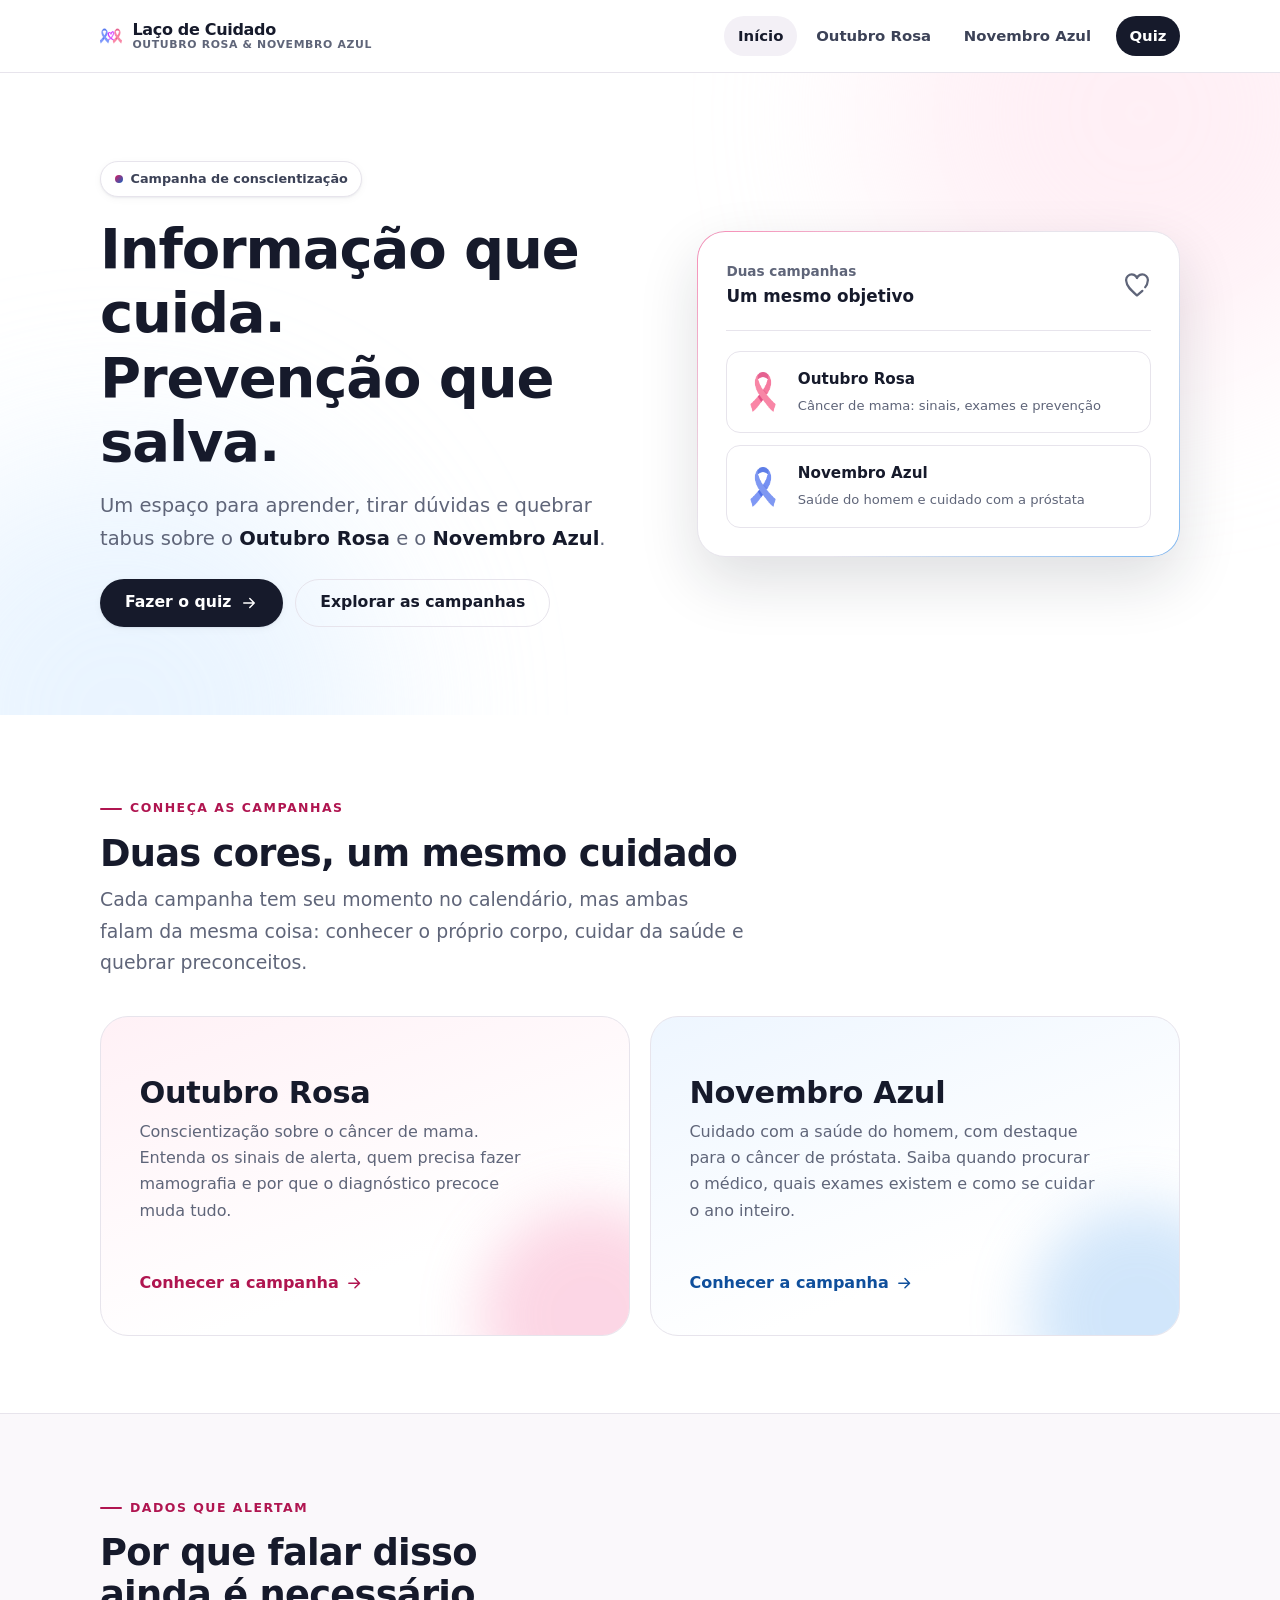
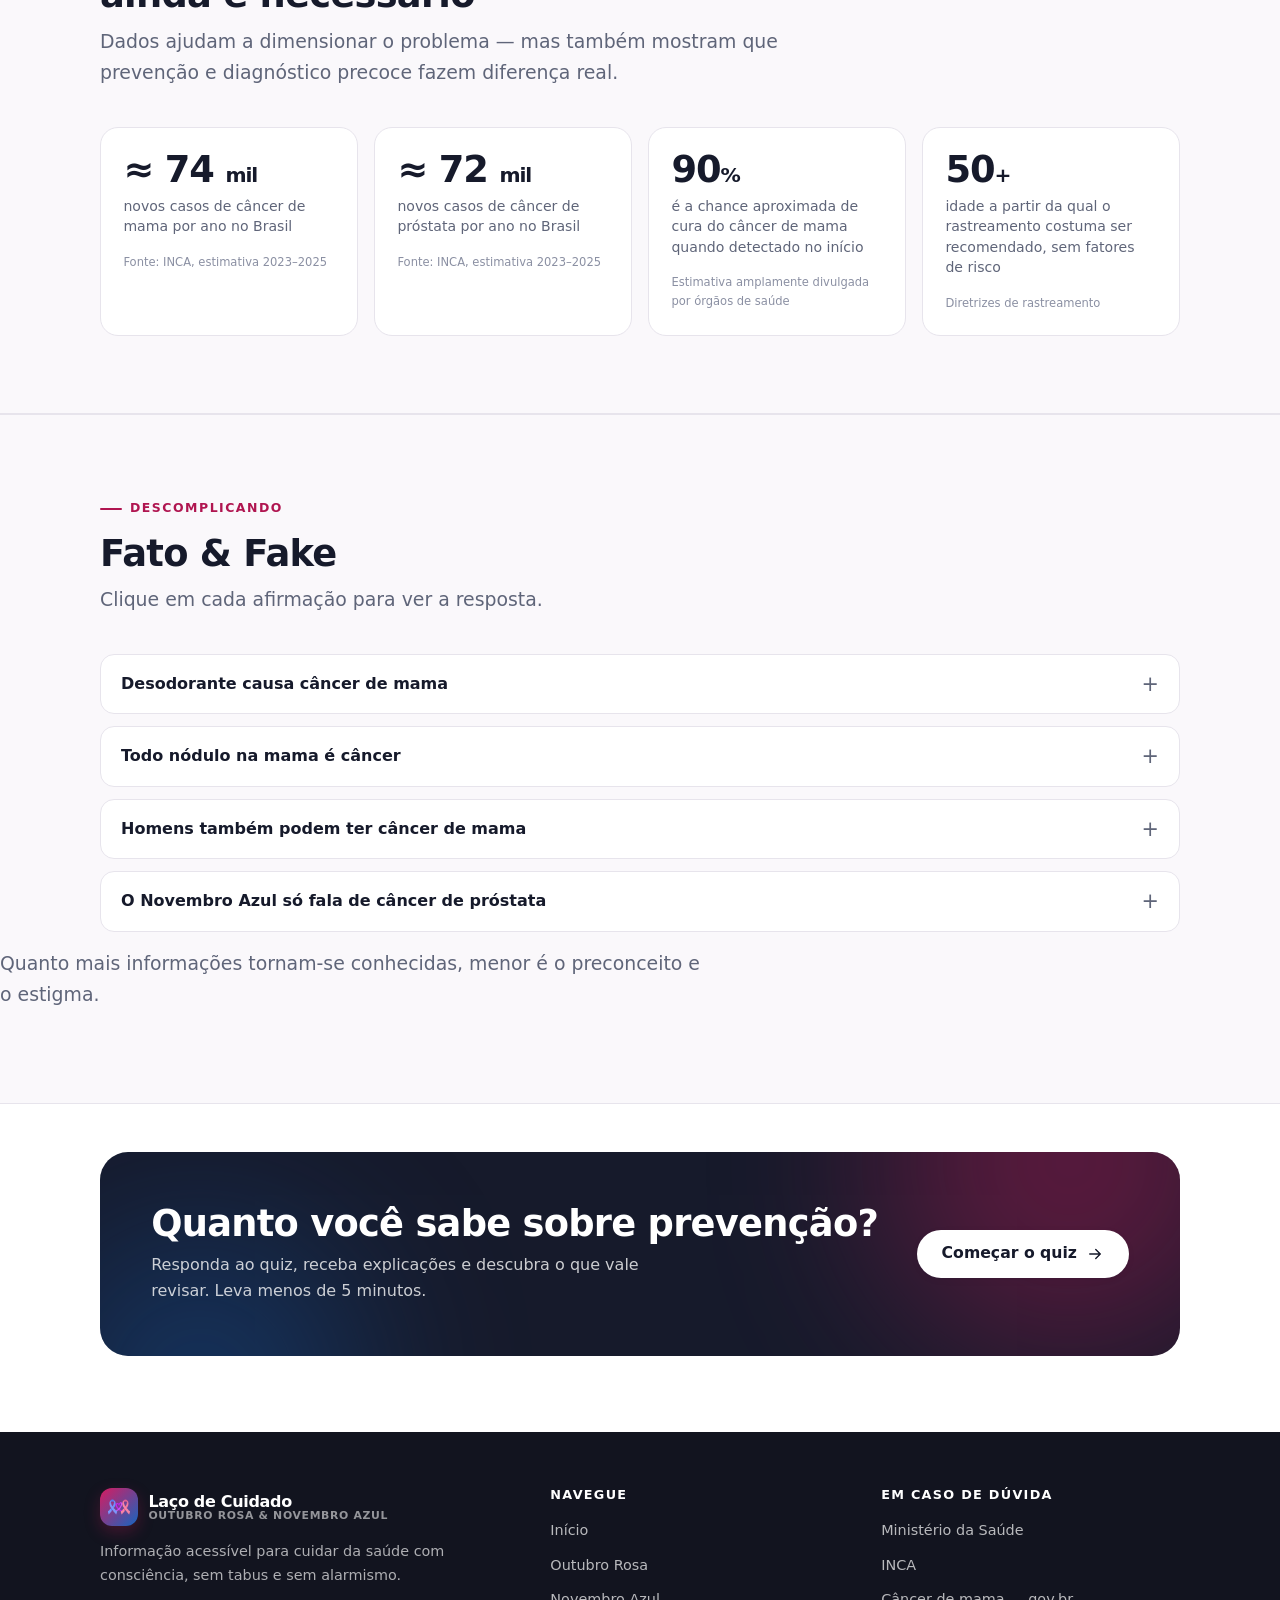
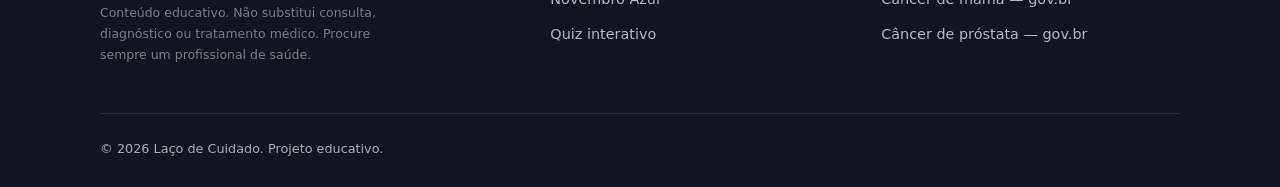
<file: index.html>
<!DOCTYPE html>
<html lang="pt-BR">
<head>
  <meta charset="UTF-8">
  <meta name="viewport" content="width=device-width, initial-scale=1.0">
  <meta name="description" content="Laço de Cuidado: site educativo sobre prevenção e conscientização do Outubro Rosa (câncer de mama) e Novembro Azul (saúde do homem).">
  <meta name="theme-color" content="#d81b60">
  <title>Laço de Cuidado — Outubro Rosa e Novembro Azul</title>
  <link rel="icon" href="logo.svg" type="image/svg+xml">
  <link rel="stylesheet" href="css/styles.css">
</head>
<body>
  <a class="skip-link" href="#conteudo">Ir para o conteúdo</a>

  <header class="site-header">
    <div class="container header-inner">
      <a class="brand" href="index.html">
        <span class="logo" aria-hidden="true">
         <img src="logoamais.png" alt="" width="22" height="22">
        </span>
        <span class="brand-text">
          Laço de Cuidado
          <span>Outubro Rosa &amp; Novembro Azul</span>
        </span>
      </a>

      <button class="nav-toggle" type="button" aria-expanded="false" aria-controls="menu-principal">
        <span class="sr-only">Abrir menu</span>
        <span class="nav-toggle-bars" aria-hidden="true"></span>
      </button>

      <nav class="site-nav" id="menu-principal" aria-label="Navegação principal">
        <ul>
          <li><a href="index.html" aria-current="page">Início</a></li>
          <li><a href="outubro-rosa.html">Outubro Rosa</a></li>
          <li><a href="novembro-azul.html">Novembro Azul</a></li>
          <li><a href="quiz.html" class="nav-cta">Quiz</a></li>
        </ul>
      </nav>
    </div>
  </header>

  <main id="conteudo">

    <!-- HERO -->
    <section class="hero">
      <div class="container hero-inner">
        <div class="hero-copy">
          <p class="tag"><span class="dot" aria-hidden="true"></span> Campanha de conscientização</p>
          <h1>Informação que cuida.<br>Prevenção que salva.</h1>
          <p class="lead">
            Um espaço para aprender, tirar dúvidas e quebrar tabus sobre o
            <strong>Outubro Rosa</strong> e o <strong>Novembro Azul</strong>.
          </p>
          <div class="btn-row">
            <a class="btn btn--primary" href="quiz.html">
              Fazer o quiz
              <svg class="ico" viewBox="0 0 24 24" aria-hidden="true"><path d="M5 12h14M13 6l6 6-6 6"/></svg>
            </a>
            <a class="btn btn--ghost" href="#campanhas">Explorar as campanhas</a>
          </div>
        </div>

        <aside class="hero-panel" aria-label="Resumo do conteúdo do site">
          <div class="hero-panel-head">
            <div>
              <p>Duas campanhas</p>
              <strong>Um mesmo objetivo</strong>
            </div>
            <svg class="ico" viewBox="0 0 24 24" aria-hidden="true" style="width:28px;height:28px;color:var(--muted)">
              <path d="M19 14c1.5-1.5 2-3.2 2-4.5A4.5 4.5 0 0 0 12 6a4.5 4.5 0 0 0-9 3.5C3 13 7 16.5 12 21c1.7-1.5 3.3-2.8 4.6-4"></path>
            </svg>
          </div>

          <div class="mini-themes">
            <a class="mini-theme mini-theme--rosa" href="outubro-rosa.html">
              <span class="logo" aria-hidden="true">
         <img src="rosa.png" alt="" width="40" height="40">
              </span>
              <span class="mini-theme-text">
                <strong>Outubro Rosa</strong>
                <span>Câncer de mama: sinais, exames e prevenção</span>
              </span>
            </a>

            <a class="mini-theme mini-theme--azul" href="novembro-azul.html">
              <span class="logo" aria-hidden="true">
         <img src="azul.png" alt="" width="40" height="40">
              </span>
              <span class="mini-theme-text">
                <strong>Novembro Azul</strong>
                <span>Saúde do homem e cuidado com a próstata</span>
              </span>
            </a>
          </div>

          
        </aside>
      </div>
    </section>

    <!-- CAMPANHAS -->
    <section class="section" id="campanhas">
      <div class="container">
        <div class="section-head reveal">
          <p class="eyebrow">Conheça as campanhas</p>
          <h2>Duas cores, um mesmo cuidado</h2>
          <p class="lead">
            Cada campanha tem seu momento no calendário, mas ambas falam da mesma coisa:
            conhecer o próprio corpo, cuidar da saúde e quebrar preconceitos.
          </p>
        </div>

        <div class="grid grid--2">
          <a class="theme-card theme-card--rosa reveal" href="outubro-rosa.html">
            <div class="theme-card-top">
            </div>
            <h3>Outubro Rosa</h3>
            <p>
              Conscientização sobre o câncer de mama. Entenda os sinais de alerta,
              quem precisa fazer mamografia e por que o diagnóstico precoce muda tudo.
            </p>
            <span class="link-arrow">
              Conhecer a campanha
              <svg class="ico" viewBox="0 0 24 24" aria-hidden="true"><path d="M5 12h14M13 6l6 6-6 6"/></svg>
            </span>
          </a>

          <a class="theme-card theme-card--azul reveal" href="novembro-azul.html">
            <div class="theme-card-top">
            </div>
            <h3>Novembro Azul</h3>
            <p>
              Cuidado com a saúde do homem, com destaque para o câncer de próstata.
              Saiba quando procurar o médico, quais exames existem e como se cuidar o ano inteiro.
            </p>
            <span class="link-arrow">
              Conhecer a campanha
              <svg class="ico" viewBox="0 0 24 24" aria-hidden="true"><path d="M5 12h14M13 6l6 6-6 6"/></svg>
            </span>
          </a>
        </div>
      </div>
    </section>

    <!-- NÚMEROS -->
    <section class="section section--tint">
      <div class="container">
        <div class="section-head reveal">
          <p class="eyebrow">Dados que alertam</p>
          <h2>Por que falar disso ainda é necessário</h2>
          <p class="lead">
            Dados ajudam a dimensionar o problema — mas também mostram que prevenção
            e diagnóstico precoce fazem diferença real.
          </p>
        </div>

        <div class="stats">
          <div class="stat reveal">
            <p class="stat-value">≈ 74 <small>mil</small></p>
            <p class="stat-label">novos casos de câncer de mama por ano no Brasil</p>
            <span class="stat-source">Fonte: INCA, estimativa 2023–2025</span>
          </div>
          <div class="stat reveal">
            <p class="stat-value">≈ 72 <small>mil</small></p>
            <p class="stat-label">novos casos de câncer de próstata por ano no Brasil</p>
            <span class="stat-source">Fonte: INCA, estimativa 2023–2025</span>
          </div>
          <div class="stat reveal">
            <p class="stat-value">90<small>%</small></p>
            <p class="stat-label">é a chance aproximada de cura do câncer de mama quando detectado no início</p>
            <span class="stat-source">Estimativa amplamente divulgada por órgãos de saúde</span>
          </div>
          <div class="stat reveal">
            <p class="stat-value">50<small>+</small></p>
            <p class="stat-label">idade a partir da qual o rastreamento costuma ser recomendado, sem fatores de risco</p>
            <span class="stat-source">Diretrizes de rastreamento</span>
          </div>
        </div>
      </div>
    </section>


    <!-- MITOS RÁPIDOS -->
    <section class="section section--tint">
      <div class="container">
        <div class="section-head reveal">
          <p class="eyebrow">Descomplicando</p>
          <h2>Fato & Fake</h2>
          <p class="lead">Clique em cada afirmação para ver a resposta.</p>
        </div>

        <div class="accordion reveal">
          <details>
            <summary>Desodorante causa câncer de mama</summary>
            <div class="accordion-body">
              <span class="verdict verdict--mito">Mito</span>
              <p>Não há evidência científica consistente de que o uso de desodorantes cause câncer de mama. A crença surgiu de informações sem comprovação.</p>
            </div>
          </details>
          <details>
            <summary>Todo nódulo na mama é câncer</summary>
            <div class="accordion-body">
              <span class="verdict verdict--mito">Mito</span>
              <p>A maioria dos nódulos é benigna. Mesmo assim, qualquer alteração precisa ser avaliada por um profissional de saúde para descartar risco.</p>
            </div>
          </details>
          <details>
            <summary>Homens também podem ter câncer de mama</summary>
            <div class="accordion-body">
              <span class="verdict verdict--verdade">Verdade</span>
              <p>É raro — cerca de 1% dos casos —, mas acontece. Homens com histórico familiar ou alterações genéticas devem conversar com o médico.</p>
            </div>
          </details>
          <details>
            <summary>O Novembro Azul só fala de câncer de próstata</summary>
            <div class="accordion-body">
              <span class="verdict verdict--mito">Mito</span>
              <p>A campanha é sobre a saúde do homem como um todo: saúde mental, pressão alta, diabetes, vacinação, alimentação e prevenção de vários tipos de câncer.</p>
            </div>
          </details>
        </div>
      </div>
      <p></p>
      <p class="lead">Quanto mais informações tornam-se conhecidas, menor é o preconceito e o estigma.</p>
    </section>

    <!-- CTA QUIZ -->
    <section class="section section--tight">
      <div class="container">
        <div class="cta-band reveal">
          <div>
            <h2>Quanto você sabe sobre prevenção?</h2>
            <p>Responda ao quiz, receba explicações e descubra o que vale revisar. Leva menos de 5 minutos.</p>
          </div>
          <a class="btn btn--primary" href="quiz.html" style="background:#fff;color:var(--ink)">
            Começar o quiz
            <svg class="ico" viewBox="0 0 24 24" aria-hidden="true"><path d="M5 12h14M13 6l6 6-6 6"/></svg>
          </a>
        </div>
      </div>
    </section>

  </main>

  <footer class="site-footer">
    <div class="container">
      <div class="footer-grid">
        <div>
          <a class="brand" href="index.html">
            <span class="brand-mark" aria-hidden="true">
              <img src="logoamais.png" alt="" width="22" height="22">
            </span>
            <span class="brand-text">
              Laço de Cuidado
              <span>Outubro Rosa &amp; Novembro Azul</span>
            </span>
          </a>
          <p>Informação acessível para cuidar da saúde com consciência, sem tabus e sem alarmismo.</p>
          <p class="disclaimer">Conteúdo educativo. Não substitui consulta, diagnóstico ou tratamento médico. Procure sempre um profissional de saúde.</p>
        </div>

        <div>
          <h3>Navegue</h3>
          <ul class="footer-links">
            <li><a href="index.html">Início</a></li>
            <li><a href="outubro-rosa.html">Outubro Rosa</a></li>
            <li><a href="novembro-azul.html">Novembro Azul</a></li>
            <li><a href="quiz.html">Quiz interativo</a></li>
          </ul>
        </div>

        <div>
          <h3>Em caso de dúvida</h3>
          <ul class="footer-links">
            <li><a href="https://www.gov.br/saude" target="_blank" rel="noopener noreferrer">Ministério da Saúde</a></li>
            <li><a href="https://www.inca.gov.br" target="_blank" rel="noopener noreferrer">INCA</a></li>
            <li><a href="https://www.gov.br/saude/pt-br/assuntos/saude-de-a-a-z/c/cancer-de-mama" target="_blank" rel="noopener noreferrer">Câncer de mama — gov.br</a></li>
            <li><a href="https://www.gov.br/saude/pt-br/assuntos/saude-de-a-a-z/c/cancer-de-prostata" target="_blank" rel="noopener noreferrer">Câncer de próstata — gov.br</a></li>
          </ul>
        </div>
      </div>

      <div class="footer-bottom">
        <p>© <span data-ano>2026</span> Laço de Cuidado. Projeto educativo.</p>
      </div>
    </div>
  </footer>

  <script src="js/main.js" defer></script>
</body>
</html>
</file>
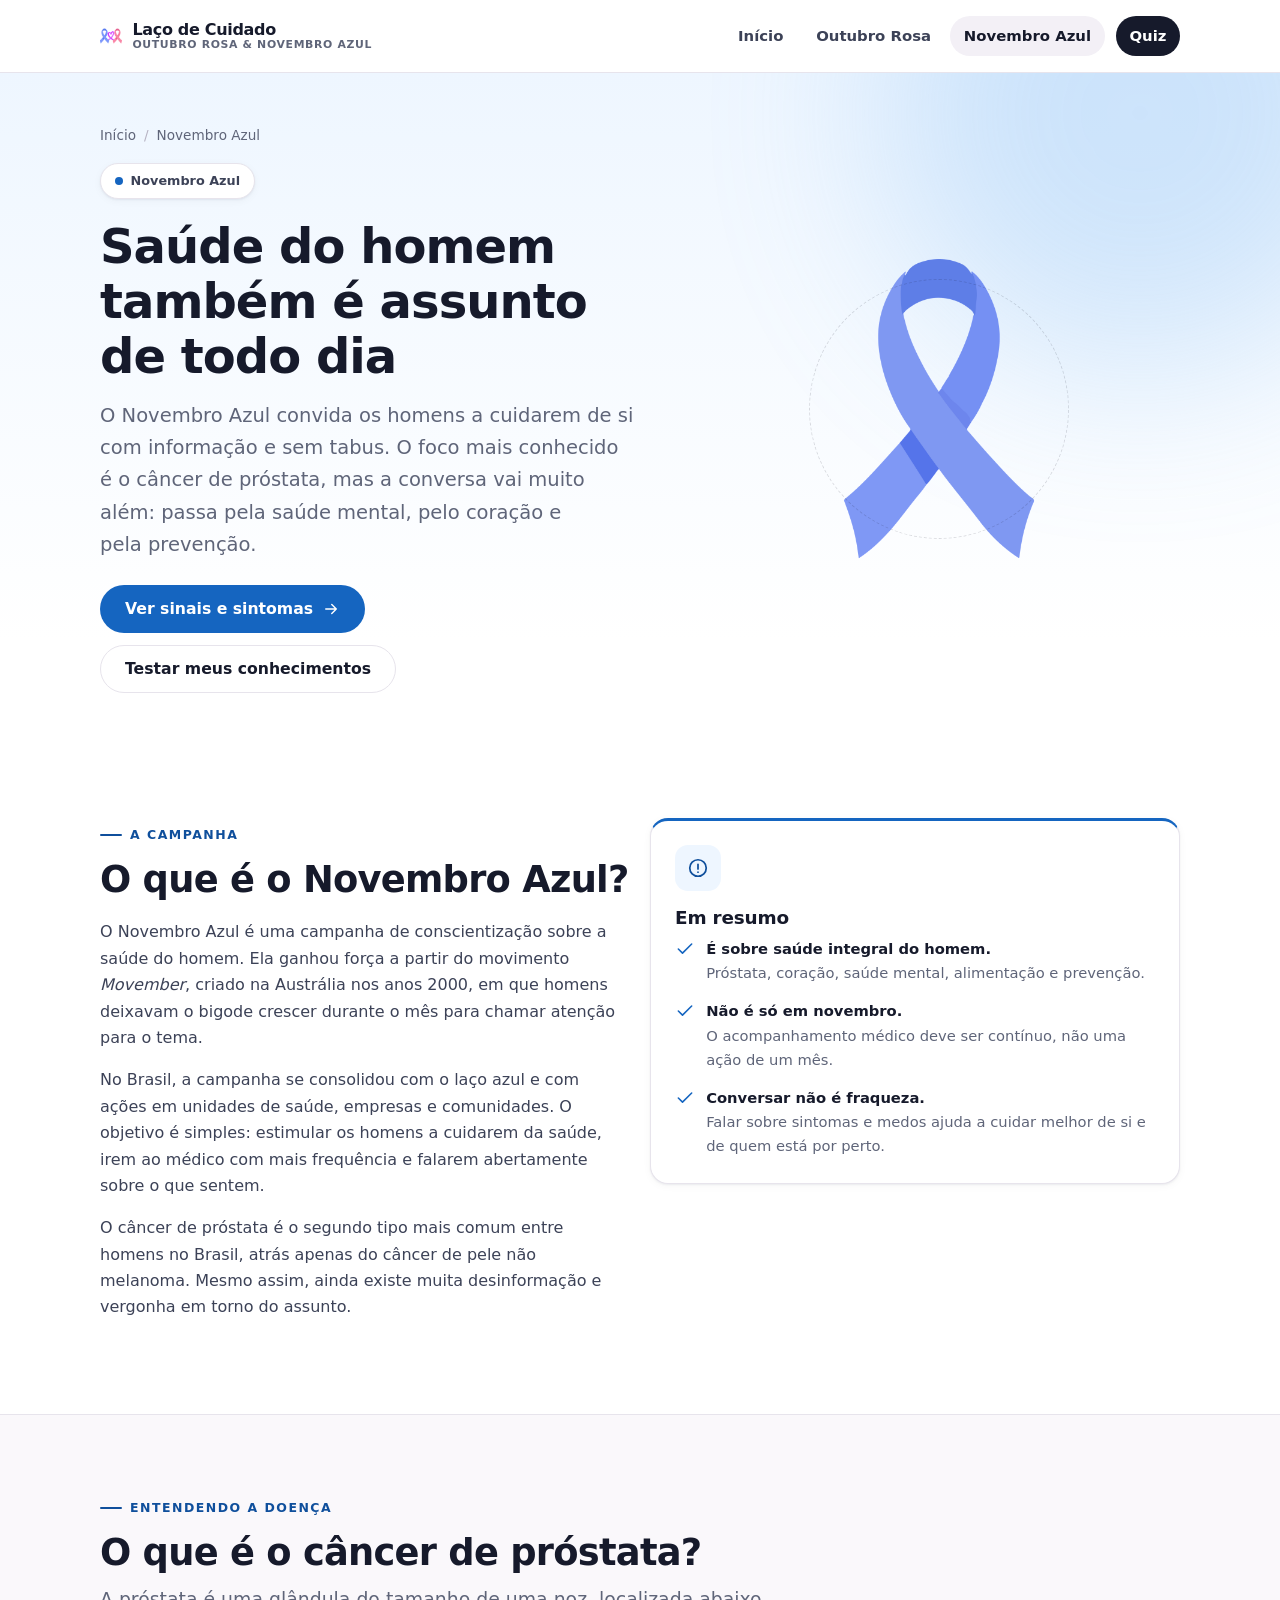
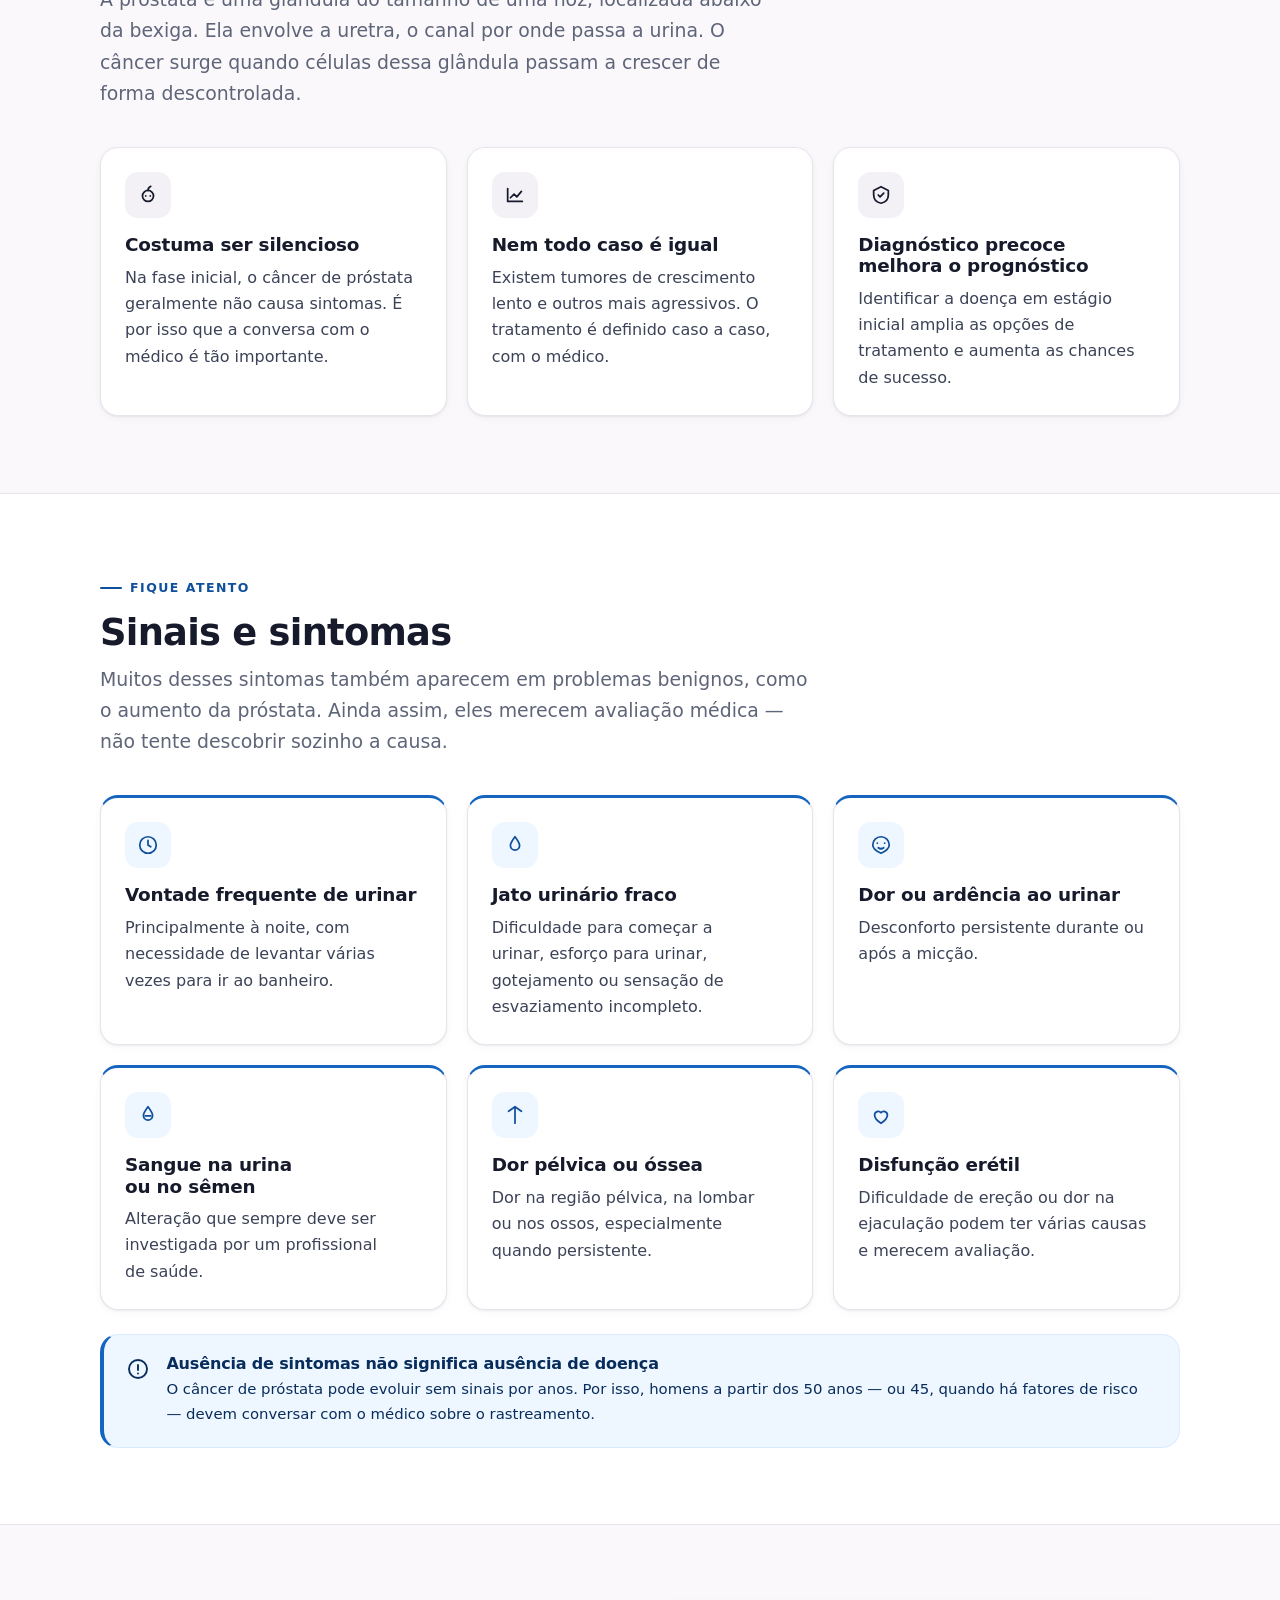
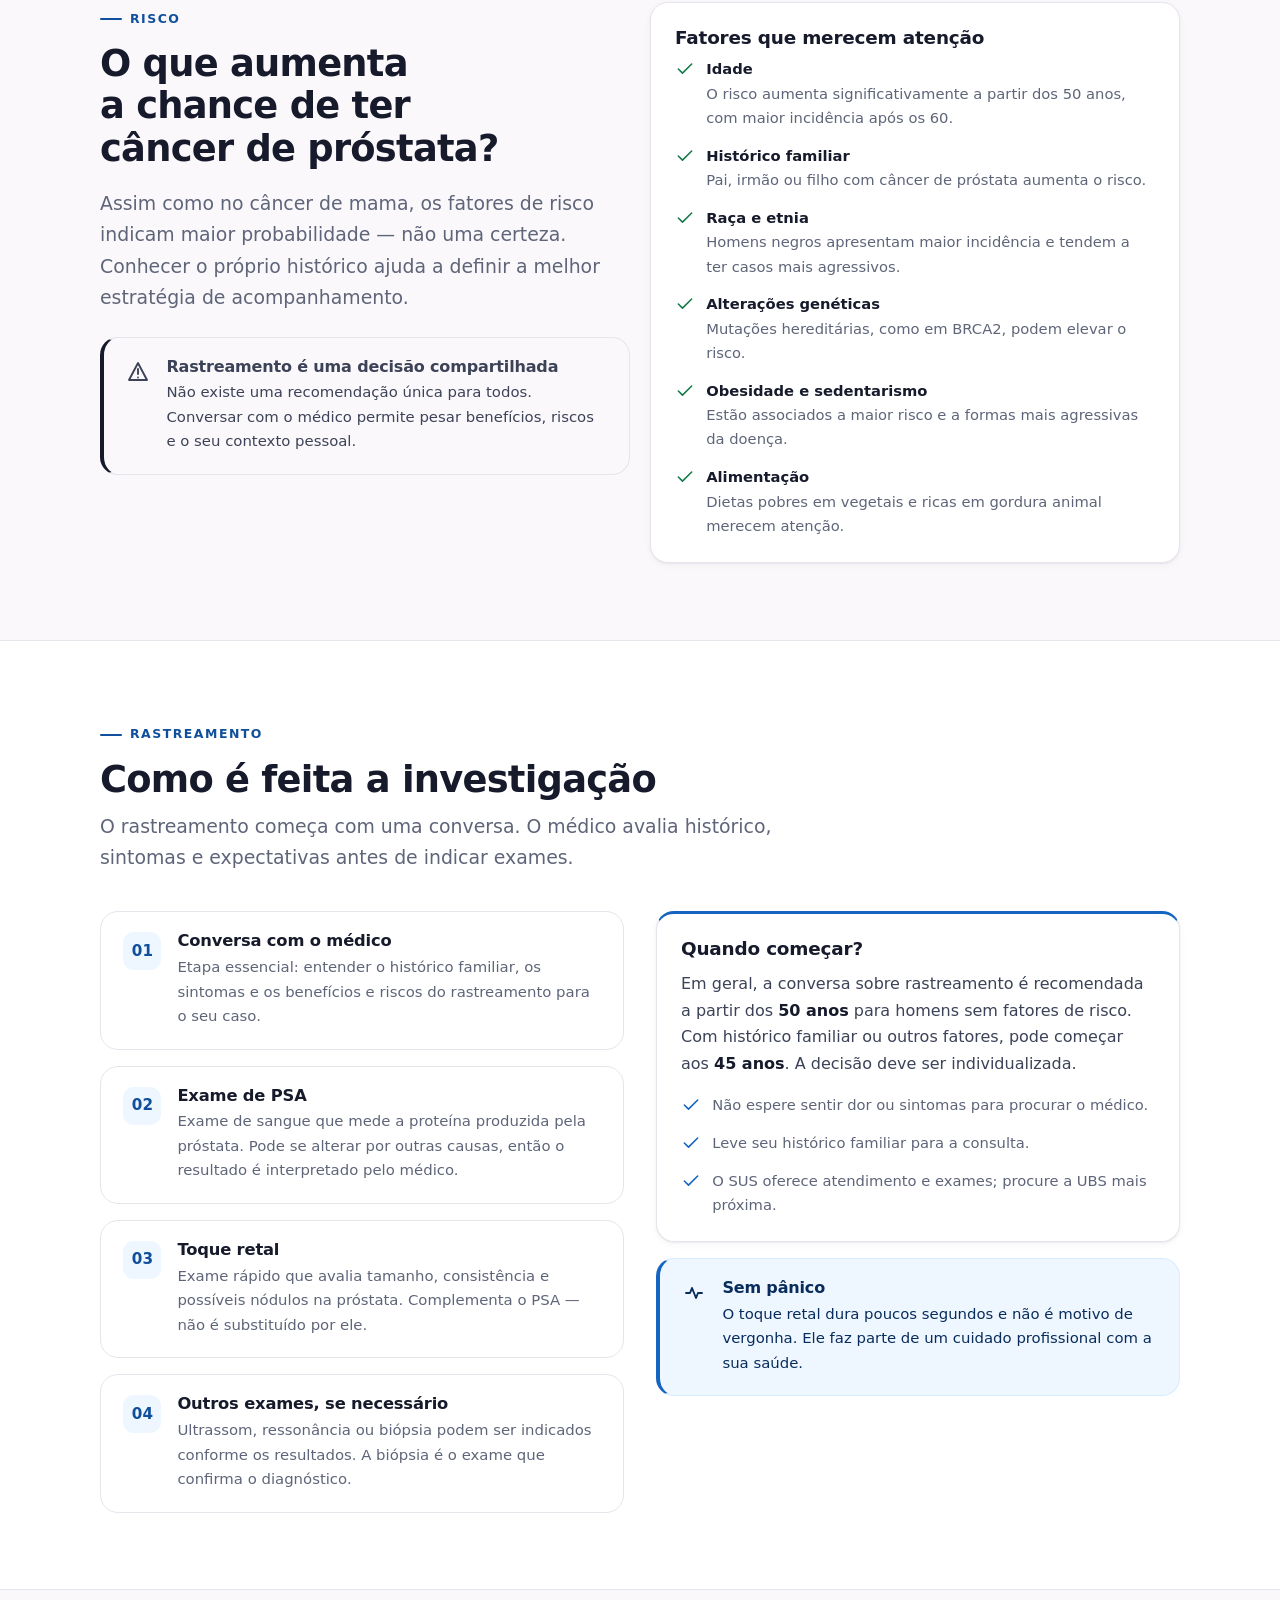
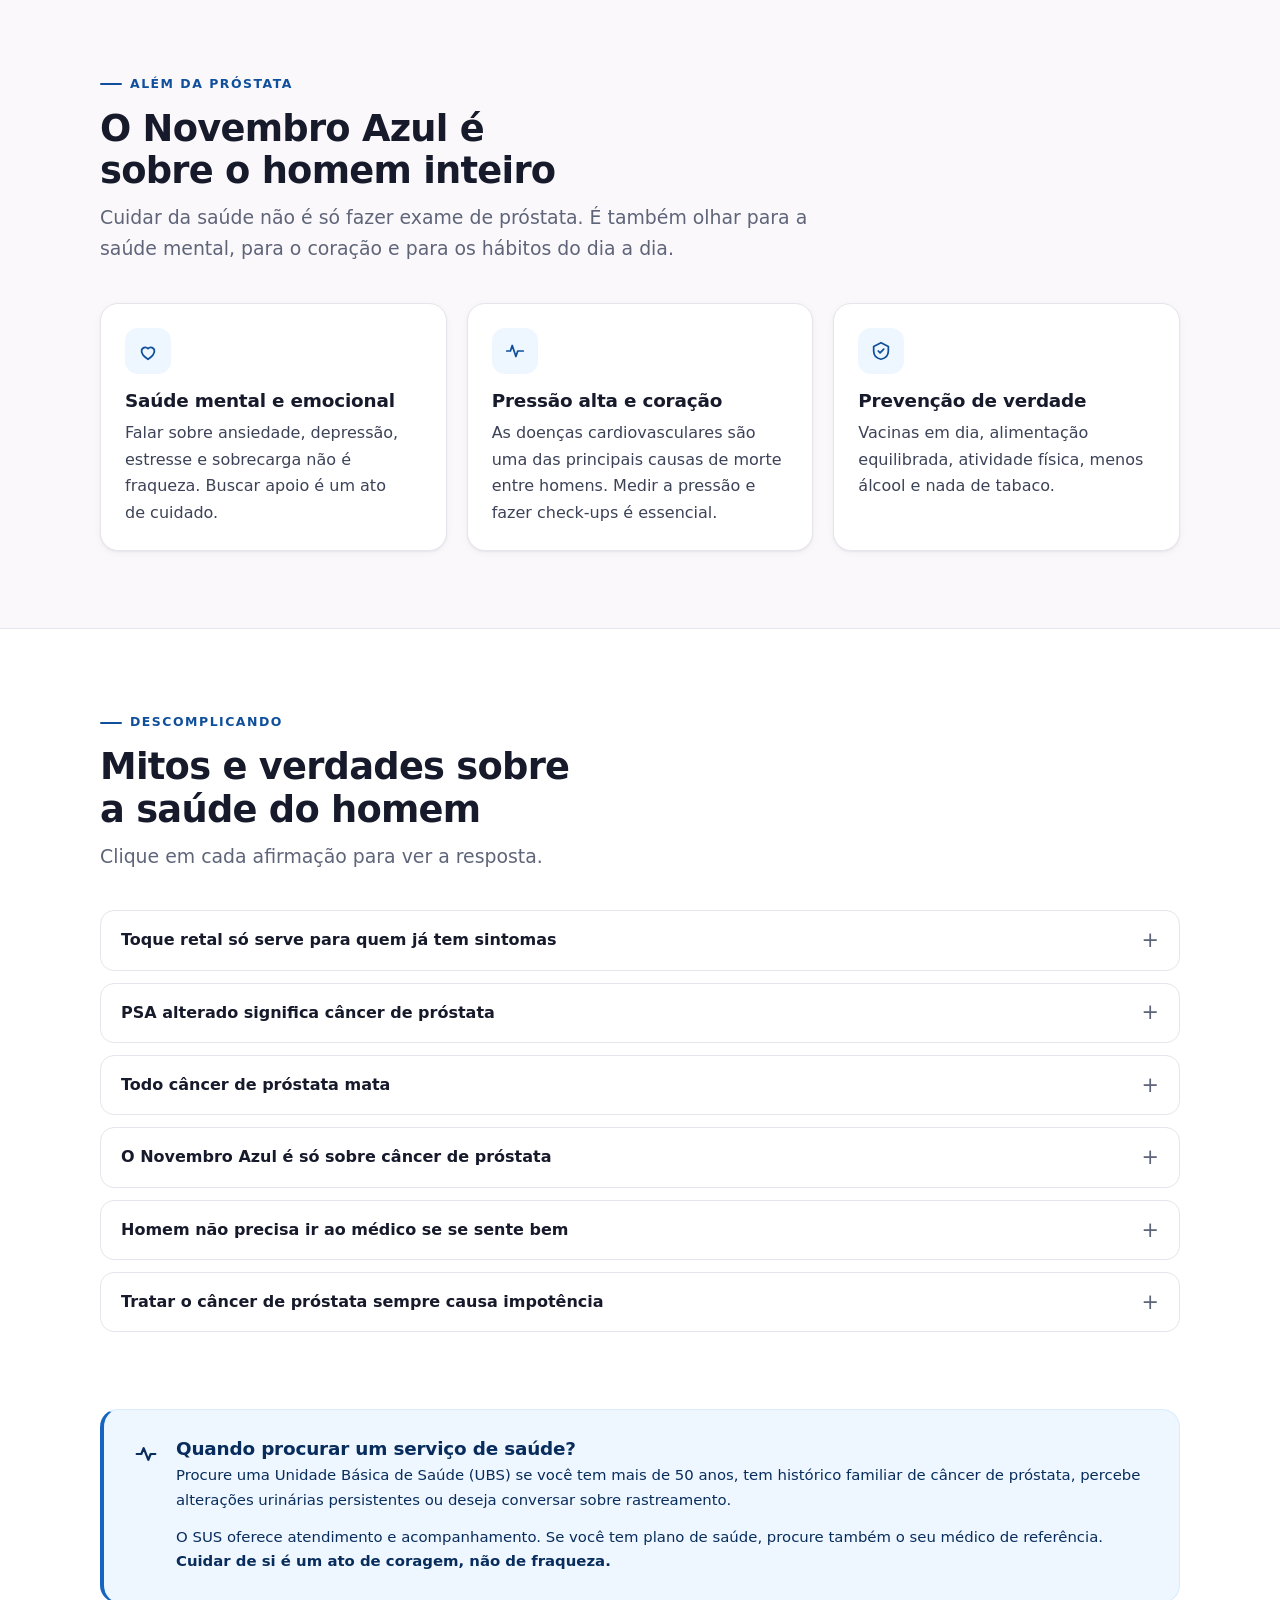
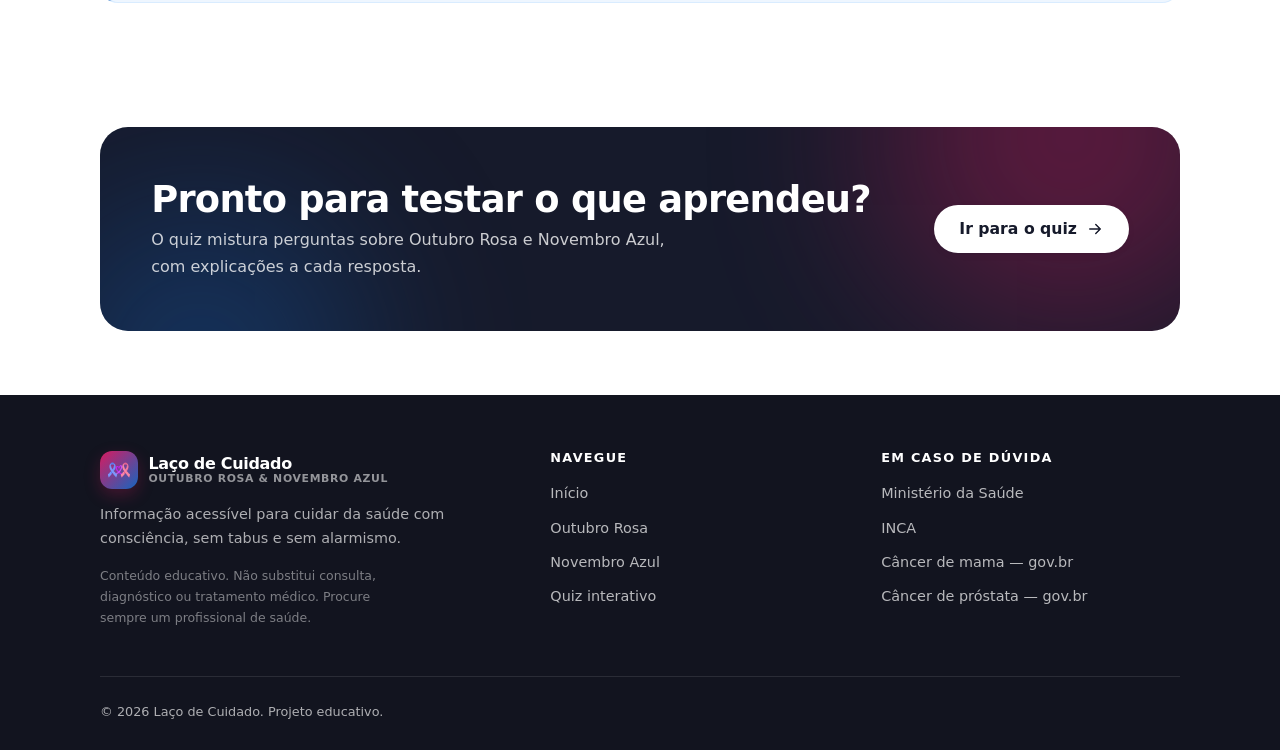
<file: novembro-azul.html>
<!DOCTYPE html>
<html lang="pt-BR">
<head>
  <meta charset="UTF-8">
  <meta name="viewport" content="width=device-width, initial-scale=1.0">
  <meta name="description" content="Laço de Cuidado: site educativo sobre prevenção e conscientização do Outubro Rosa (câncer de mama) e Novembro Azul (saúde do homem).">
  <meta name="theme-color" content="#d81b60">
  <title>Laço de Cuidado — Outubro Rosa e Novembro Azul</title>
  <link rel="icon" href="logo.svg" type="image/svg+xml">
  <link rel="stylesheet" href="css/styles.css">
</head>
<body>
  <a class="skip-link" href="#conteudo">Ir para o conteúdo</a>

  <header class="site-header">
    <div class="container header-inner">
      <a class="brand" href="index.html">
        <span class="logo" aria-hidden="true">
         <img src="logoamais.png" alt="" width="22" height="22">
        </span>
        <span class="brand-text">
          Laço de Cuidado
          <span>Outubro Rosa &amp; Novembro Azul</span>
        </span>
      </a>

      <button class="nav-toggle" type="button" aria-expanded="false" aria-controls="menu-principal">
        <span class="sr-only">Abrir menu</span>
        <span class="nav-toggle-bars" aria-hidden="true"></span>
      </button>

      <nav class="site-nav" id="menu-principal" aria-label="Navegação principal">
        <ul>
          <li><a href="index.html">Início</a></li>
          <li><a href="outubro-rosa.html">Outubro Rosa</a></li>
          <li><a href="novembro-azul.html" aria-current="page">Novembro Azul</a></li>
          <li><a href="quiz.html" class="nav-cta">Quiz</a></li>
        </ul>
      </nav>
    </div>
  </header>

  <main id="conteudo">

    <section class="hero hero--page hero--azul">
      <div class="container hero-inner">
        <div class="hero-copy">
          <nav class="breadcrumb" aria-label="Você está aqui">
            <ol>
              <li><a href="index.html">Início</a></li>
              <li aria-current="page">Novembro Azul</li>
            </ol>
          </nav>
          <p class="tag"><span class="dot" style="background:var(--azul-500)" aria-hidden="true"></span> Novembro Azul</p>
          <h1>Saúde do homem também é assunto de todo dia</h1>
          <p class="lead">
            O Novembro Azul convida os homens a cuidarem de si com informação e
            sem tabus. O foco mais conhecido é o câncer de próstata, mas a conversa
            vai muito além: passa pela saúde mental, pelo coração e pela prevenção.
          </p>
          <div class="btn-row">
            <a class="btn btn--azul" href="#sinais">
              Ver sinais e sintomas
              <svg class="ico" viewBox="0 0 24 24" aria-hidden="true"><path d="M5 12h14M13 6l6 6-6 6"/></svg>
            </a>
            <a class="btn btn--ghost" href="quiz.html">Testar meus conhecimentos</a>
          </div>
        </div>

        <div class="ribbon-art ribbon-art--azul" aria-hidden="true">
          <span class="logo" aria-hidden="true">
         <img src="azul.png" alt="" width="300" height="300">
              </span>
        </div>
      </div>
    </section>

    
    <section class="section">
      <div class="container">
        <div class="grid grid--2" style="align-items:start">
          <div class="reveal">
            <p class="eyebrow eyebrow--azul">A campanha</p>
            <h2>O que é o Novembro Azul?</h2>
            <p>
              O Novembro Azul é uma campanha de conscientização sobre a saúde do
              homem. Ela ganhou força a partir do movimento <em>Movember</em>, criado
              na Austrália nos anos 2000, em que homens deixavam o bigode crescer
              durante o mês para chamar atenção para o tema.
            </p>
            <p>
              No Brasil, a campanha se consolidou com o laço azul e com ações em
              unidades de saúde, empresas e comunidades. O objetivo é simples:
              estimular os homens a cuidarem da saúde, irem ao médico com mais
              frequência e falarem abertamente sobre o que sentem.
            </p>
            <p>
              O câncer de próstata é o segundo tipo mais comum entre homens no Brasil,
              atrás apenas do câncer de pele não melanoma. Mesmo assim, ainda existe
              muita desinformação e vergonha em torno do assunto.
            </p>
          </div>

          <div class="reveal">
            <div class="card card--azul">
              <div class="card-icon">
                <svg class="ico" viewBox="0 0 24 24" aria-hidden="true">
                  <circle cx="12" cy="12" r="9"></circle>
                  <path d="M12 8v5M12 16.5v.01"></path>
                </svg>
              </div>
              <h3>Em resumo</h3>
              <ul class="check-list check-list--azul">
                <li>
                  <svg class="ico" viewBox="0 0 24 24" aria-hidden="true"><path d="M20 6 9 17l-5-5"/></svg>
                  <span><strong>É sobre saúde integral do homem.</strong> Próstata, coração, saúde mental, alimentação e prevenção.</span>
                </li>
                <li>
                  <svg class="ico" viewBox="0 0 24 24" aria-hidden="true"><path d="M20 6 9 17l-5-5"/></svg>
                  <span><strong>Não é só em novembro.</strong> O acompanhamento médico deve ser contínuo, não uma ação de um mês.</span>
                </li>
                <li>
                  <svg class="ico" viewBox="0 0 24 24" aria-hidden="true"><path d="M20 6 9 17l-5-5"/></svg>
                  <span><strong>Conversar não é fraqueza.</strong> Falar sobre sintomas e medos ajuda a cuidar melhor de si e de quem está por perto.</span>
                </li>
              </ul>
            </div>
          </div>
        </div>
      </div>
    </section>

    <section class="section section--tint">
      <div class="container">
        <div class="section-head reveal">
          <p class="eyebrow eyebrow--azul">Entendendo a doença</p>
          <h2>O que é o câncer de próstata?</h2>
          <p class="lead">
            A próstata é uma glândula do tamanho de uma noz, localizada abaixo da
            bexiga. Ela envolve a uretra, o canal por onde passa a urina. O câncer
            surge quando células dessa glândula passam a crescer de forma descontrolada.
          </p>
        </div>

        <div class="grid grid--3">
          <div class="card reveal">
            <div class="card-icon">
              <svg class="ico" viewBox="0 0 24 24" aria-hidden="true">
                <circle cx="12" cy="13" r="6"></circle>
                <path d="M12 7c0-2 1-3.5 3-4.5"></path>
                <path d="M9.5 13h.01M14.5 13h.01"></path>
              </svg>
            </div>
            <h3>Costuma ser silencioso</h3>
            <p>Na fase inicial, o câncer de próstata geralmente não causa sintomas. É por isso que a conversa com o médico é tão importante.</p>
          </div>

          <div class="card reveal">
            <div class="card-icon">
              <svg class="ico" viewBox="0 0 24 24" aria-hidden="true">
                <path d="M4 19V5M4 19h16"></path>
                <path d="m7 15 4-4 3 3 5-6"></path>
              </svg>
            </div>
            <h3>Nem todo caso é igual</h3>
            <p>Existem tumores de crescimento lento e outros mais agressivos. O tratamento é definido caso a caso, com o médico.</p>
          </div>

          <div class="card reveal">
            <div class="card-icon">
              <svg class="ico" viewBox="0 0 24 24" aria-hidden="true">
                <path d="M12 3 4 7v5c0 5 3.5 8 8 9 4.5-1 8-4 8-9V7l-8-4Z"></path>
                <path d="m9 12 2 2 4-4"></path>
              </svg>
            </div>
            <h3>Diagnóstico precoce melhora o prognóstico</h3>
            <p>Identificar a doença em estágio inicial amplia as opções de tratamento e aumenta as chances de sucesso.</p>
          </div>
        </div>
      </div>
    </section>

    <section class="section" id="sinais">
      <div class="container">
        <div class="section-head reveal">
          <p class="eyebrow eyebrow--azul">Fique atento</p>
          <h2>Sinais e sintomas</h2>
          <p class="lead">
            Muitos desses sintomas também aparecem em problemas benignos, como o
            aumento da próstata. Ainda assim, eles merecem avaliação médica — não
            tente descobrir sozinho a causa.
          </p>
        </div>

        <div class="grid grid--3">
          <div class="card card--azul reveal">
            <div class="card-icon">
              <svg class="ico" viewBox="0 0 24 24" aria-hidden="true"><circle cx="12" cy="12" r="9"></circle><path d="M12 7v5l3 2"></path></svg>
            </div>
            <h3>Vontade frequente de urinar</h3>
            <p>Principalmente à noite, com necessidade de levantar várias vezes para ir ao banheiro.</p>
          </div>

          <div class="card card--azul reveal">
            <div class="card-icon">
              <svg class="ico" viewBox="0 0 24 24" aria-hidden="true"><path d="M12 3c3 4 5 7 5 9.5A5 5 0 0 1 7 12.5C7 10 9 7 12 3Z"></path></svg>
            </div>
            <h3>Jato urinário fraco</h3>
            <p>Dificuldade para começar a urinar, esforço para urinar, gotejamento ou sensação de esvaziamento incompleto.</p>
          </div>

          <div class="card card--azul reveal">
            <div class="card-icon">
              <svg class="ico" viewBox="0 0 24 24" aria-hidden="true"><path d="M12 3a9 9 0 0 0-9 9c0 5 9 9 9 9s9-4 9-9a9 9 0 0 0-9-9Z"></path><path d="M8 10h.01M16 10h.01M9 15c1.8 1.3 4.2 1.3 6 0"></path></svg>
            </div>
            <h3>Dor ou ardência ao urinar</h3>
            <p>Desconforto persistente durante ou após a micção.</p>
          </div>

          <div class="card card--azul reveal">
            <div class="card-icon">
              <svg class="ico" viewBox="0 0 24 24" aria-hidden="true"><path d="M12 3c3 4 5 7 5 9.5A5 5 0 0 1 7 12.5C7 10 9 7 12 3Z"></path><path d="M9 13h6"></path></svg>
            </div>
            <h3>Sangue na urina ou no sêmen</h3>
            <p>Alteração que sempre deve ser investigada por um profissional de saúde.</p>
          </div>

          <div class="card card--azul reveal">
            <div class="card-icon">
              <svg class="ico" viewBox="0 0 24 24" aria-hidden="true"><path d="M12 3v18M5 8l7-5 7 5"></path></svg>
            </div>
            <h3>Dor pélvica ou óssea</h3>
            <p>Dor na região pélvica, na lombar ou nos ossos, especialmente quando persistente.</p>
          </div>

          <div class="card card--azul reveal">
            <div class="card-icon">
              <svg class="ico" viewBox="0 0 24 24" aria-hidden="true"><path d="M12 21s-7-4.5-7-9a4 4 0 0 1 7-2.5A4 4 0 0 1 19 12c0 4.5-7 9-7 9Z"></path></svg>
            </div>
            <h3>Disfunção erétil</h3>
            <p>Dificuldade de ereção ou dor na ejaculação podem ter várias causas e merecem avaliação.</p>
          </div>
        </div>

        <div class="callout callout--azul reveal" style="margin-top:1.5rem">
          <svg class="ico" viewBox="0 0 24 24" aria-hidden="true">
            <circle cx="12" cy="12" r="9"></circle>
            <path d="M12 8v5M12 16.5v.01"></path>
          </svg>
          <div>
            <h3>Ausência de sintomas não significa ausência de doença</h3>
            <p>O câncer de próstata pode evoluir sem sinais por anos. Por isso, homens a partir dos 50 anos — ou 45, quando há fatores de risco — devem conversar com o médico sobre o rastreamento.</p>
          </div>
        </div>
      </div>
    </section>

    <section class="section section--tint">
      <div class="container">
        <div class="grid grid--2" style="align-items:start">
          <div class="reveal">
            <p class="eyebrow eyebrow--azul">Risco</p>
            <h2>O que aumenta a chance de ter câncer de próstata?</h2>
            <p class="lead">
              Assim como no câncer de mama, os fatores de risco indicam maior
              probabilidade — não uma certeza. Conhecer o próprio histórico ajuda a
              definir a melhor estratégia de acompanhamento.
            </p>
            <div class="callout" style="margin-top:1.5rem">
              <svg class="ico" viewBox="0 0 24 24" aria-hidden="true">
                <path d="M12 3 3 20h18L12 3Z"></path><path d="M12 9v5M12 17.5v.01"></path>
              </svg>
              <div>
                <h3>Rastreamento é uma decisão compartilhada</h3>
                <p>Não existe uma recomendação única para todos. Conversar com o médico permite pesar benefícios, riscos e o seu contexto pessoal.</p>
              </div>
            </div>
          </div>

          <div class="reveal">
            <div class="card">
              <h3>Fatores que merecem atenção</h3>
              <ul class="check-list">
                <li>
                  <svg class="ico" viewBox="0 0 24 24" aria-hidden="true"><path d="M20 6 9 17l-5-5"/></svg>
                  <span><strong>Idade</strong> O risco aumenta significativamente a partir dos 50 anos, com maior incidência após os 60.</span>
                </li>
                <li>
                  <svg class="ico" viewBox="0 0 24 24" aria-hidden="true"><path d="M20 6 9 17l-5-5"/></svg>
                  <span><strong>Histórico familiar</strong> Pai, irmão ou filho com câncer de próstata aumenta o risco.</span>
                </li>
                <li>
                  <svg class="ico" viewBox="0 0 24 24" aria-hidden="true"><path d="M20 6 9 17l-5-5"/></svg>
                  <span><strong>Raça e etnia</strong> Homens negros apresentam maior incidência e tendem a ter casos mais agressivos.</span>
                </li>
                <li>
                  <svg class="ico" viewBox="0 0 24 24" aria-hidden="true"><path d="M20 6 9 17l-5-5"/></svg>
                  <span><strong>Alterações genéticas</strong> Mutações hereditárias, como em BRCA2, podem elevar o risco.</span>
                </li>
                <li>
                  <svg class="ico" viewBox="0 0 24 24" aria-hidden="true"><path d="M20 6 9 17l-5-5"/></svg>
                  <span><strong>Obesidade e sedentarismo</strong> Estão associados a maior risco e a formas mais agressivas da doença.</span>
                </li>
                <li>
                  <svg class="ico" viewBox="0 0 24 24" aria-hidden="true"><path d="M20 6 9 17l-5-5"/></svg>
                  <span><strong>Alimentação</strong> Dietas pobres em vegetais e ricas em gordura animal merecem atenção.</span>
                </li>
              </ul>
            </div>
          </div>
        </div>
      </div>
    </section>

    <section class="section">
      <div class="container">
        <div class="section-head reveal">
          <p class="eyebrow eyebrow--azul">Rastreamento</p>
          <h2>Como é feita a investigação</h2>
          <p class="lead">
            O rastreamento começa com uma conversa. O médico avalia histórico,
            sintomas e expectativas antes de indicar exames.
          </p>
        </div>

        <div class="grid grid--2" style="align-items:start;gap:2rem">
          <ol class="steps steps--azul">
            <li class="reveal">
              <div>
                <h3>Conversa com o médico</h3>
                <p>Etapa essencial: entender o histórico familiar, os sintomas e os benefícios e riscos do rastreamento para o seu caso.</p>
              </div>
            </li>
            <li class="reveal">
              <div>
                <h3>Exame de PSA</h3>
                <p>Exame de sangue que mede a proteína produzida pela próstata. Pode se alterar por outras causas, então o resultado é interpretado pelo médico.</p>
              </div>
            </li>
            <li class="reveal">
              <div>
                <h3>Toque retal</h3>
                <p>Exame rápido que avalia tamanho, consistência e possíveis nódulos na próstata. Complementa o PSA — não é substituído por ele.</p>
              </div>
            </li>
            <li class="reveal">
              <div>
                <h3>Outros exames, se necessário</h3>
                <p>Ultrassom, ressonância ou biópsia podem ser indicados conforme os resultados. A biópsia é o exame que confirma o diagnóstico.</p>
              </div>
            </li>
          </ol>

          <div class="reveal">
            <div class="card card--azul">
              <h3>Quando começar?</h3>
              <p style="margin-top:0.75rem">
                Em geral, a conversa sobre rastreamento é recomendada a partir dos
                <strong>50 anos</strong> para homens sem fatores de risco. Com histórico
                familiar ou outros fatores, pode começar aos <strong>45 anos</strong>.
                A decisão deve ser individualizada.
              </p>
              <ul class="check-list check-list--azul" style="margin-top:1rem">
                <li>
                  <svg class="ico" viewBox="0 0 24 24" aria-hidden="true"><path d="M20 6 9 17l-5-5"/></svg>
                  <span>Não espere sentir dor ou sintomas para procurar o médico.</span>
                </li>
                <li>
                  <svg class="ico" viewBox="0 0 24 24" aria-hidden="true"><path d="M20 6 9 17l-5-5"/></svg>
                  <span>Leve seu histórico familiar para a consulta.</span>
                </li>
                <li>
                  <svg class="ico" viewBox="0 0 24 24" aria-hidden="true"><path d="M20 6 9 17l-5-5"/></svg>
                  <span>O SUS oferece atendimento e exames; procure a UBS mais próxima.</span>
                </li>
              </ul>
            </div>

            <div class="callout callout--azul" style="margin-top:1rem">
              <svg class="ico" viewBox="0 0 24 24" aria-hidden="true">
                <path d="M4 12h4l2-5 4 10 2-5h4"></path>
              </svg>
              <div>
                <h3>Sem pânico</h3>
                <p>O toque retal dura poucos segundos e não é motivo de vergonha. Ele faz parte de um cuidado profissional com a sua saúde.</p>
              </div>
            </div>
          </div>
        </div>
      </div>
    </section>

    <section class="section section--tint">
      <div class="container">
        <div class="section-head reveal">
          <p class="eyebrow eyebrow--azul">Além da próstata</p>
          <h2>O Novembro Azul é sobre o homem inteiro</h2>
          <p class="lead">
            Cuidar da saúde não é só fazer exame de próstata. É também olhar para a
            saúde mental, para o coração e para os hábitos do dia a dia.
          </p>
        </div>

        <div class="grid grid--3">
          <div class="card reveal">
            <div class="card-icon" style="background:var(--azul-50);color:var(--azul-600)">
              <svg class="ico" viewBox="0 0 24 24" aria-hidden="true">
                <path d="M12 21s-7-4.5-7-9a4 4 0 0 1 7-2.5A4 4 0 0 1 19 12c0 4.5-7 9-7 9Z"></path>
              </svg>
            </div>
            <h3>Saúde mental e emocional</h3>
            <p>Falar sobre ansiedade, depressão, estresse e sobrecarga não é fraqueza. Buscar apoio é um ato de cuidado.</p>
          </div>

          <div class="card reveal">
            <div class="card-icon" style="background:var(--azul-50);color:var(--azul-600)">
              <svg class="ico" viewBox="0 0 24 24" aria-hidden="true">
                <path d="M3 12h4l2-6 4 12 2-6h6"></path>
              </svg>
            </div>
            <h3>Pressão alta e coração</h3>
            <p>As doenças cardiovasculares são uma das principais causas de morte entre homens. Medir a pressão e fazer check-ups é essencial.</p>
          </div>

          <div class="card reveal">
            <div class="card-icon" style="background:var(--azul-50);color:var(--azul-600)">
              <svg class="ico" viewBox="0 0 24 24" aria-hidden="true">
                <path d="M12 3 4 7v5c0 5 3.5 8 8 9 4.5-1 8-4 8-9V7l-8-4Z"></path>
                <path d="m9 12 2 2 4-4"></path>
              </svg>
            </div>
            <h3>Prevenção de verdade</h3>
            <p>Vacinas em dia, alimentação equilibrada, atividade física, menos álcool e nada de tabaco.</p>
          </div>
        </div>
      </div>
    </section>

    <section class="section">
      <div class="container">
        <div class="section-head reveal">
          <p class="eyebrow eyebrow--azul">Descomplicando</p>
          <h2>Mitos e verdades sobre a saúde do homem</h2>
          <p class="lead">Clique em cada afirmação para ver a resposta.</p>
        </div>

        <div class="accordion reveal">
          <details>
            <summary>Toque retal só serve para quem já tem sintomas</summary>
            <div class="accordion-body">
              <span class="verdict verdict--mito">Mito</span>
              <p>O exame faz parte da avaliação de rastreamento e pode identificar alterações mesmo em quem não sente nada. Na fase inicial, o câncer de próstata costuma ser silencioso.</p>
            </div>
          </details>
          <details>
            <summary>PSA alterado significa câncer de próstata</summary>
            <div class="accordion-body">
              <span class="verdict verdict--mito">Mito</span>
              <p>O PSA pode aumentar por infecções, aumento benigno da próstata, atividade física intensa e outras situações. O resultado precisa ser interpretado pelo médico, com outros exames.</p>
            </div>
          </details>
          <details>
            <summary>Todo câncer de próstata mata</summary>
            <div class="accordion-body">
              <span class="verdict verdict--mito">Mito</span>
              <p>Muitos casos têm crescimento lento e podem ser acompanhados com vigilância ativa. Outros são mais agressivos e exigem tratamento. Por isso a avaliação individual é fundamental.</p>
            </div>
          </details>
          <details>
            <summary>O Novembro Azul é só sobre câncer de próstata</summary>
            <div class="accordion-body">
              <span class="verdict verdict--mito">Mito</span>
              <p>A campanha aborda a saúde do homem de forma integral: saúde mental, doenças cardiovasculares, diabetes, alimentação, tabagismo e prevenção de vários tipos de câncer.</p>
            </div>
          </details>
          <details>
            <summary>Homem não precisa ir ao médico se se sente bem</summary>
            <div class="accordion-body">
              <span class="verdict verdict--mito">Mito</span>
              <p>Muitas doenças, incluindo o câncer de próstata, são silenciosas no início. Consultas de rotina permitem identificar fatores de risco e agir cedo.</p>
            </div>
          </details>
          <details>
            <summary>Tratar o câncer de próstata sempre causa impotência</summary>
            <div class="accordion-body">
              <span class="verdict verdict--mito">Mito</span>
              <p>Existem riscos de disfunção erétil e incontinência em alguns tratamentos, mas as técnicas evoluíram e o impacto varia conforme o caso. O médico deve explicar os riscos e as alternativas.</p>
            </div>
          </details>
        </div>
      </div>
    </section>

    <section class="section" style="padding-top:0">
      <div class="container">
        <div class="callout callout--azul reveal" style="align-items:flex-start;padding:1.75rem">
          <svg class="ico" viewBox="0 0 24 24" aria-hidden="true" style="width:28px;height:28px">
            <path d="M4 12h4l2-5 4 10 2-5h4"></path>
          </svg>
          <div>
            <h3 style="font-size:1.15rem">Quando procurar um serviço de saúde?</h3>
            <p style="margin-bottom:0.75rem">
              Procure uma Unidade Básica de Saúde (UBS) se você tem mais de 50 anos,
              tem histórico familiar de câncer de próstata, percebe alterações urinárias
              persistentes ou deseja conversar sobre rastreamento.
            </p>
            <p style="margin-bottom:0">
              O SUS oferece atendimento e acompanhamento. Se você tem plano de saúde,
              procure também o seu médico de referência. <strong>Cuidar de si é um ato
              de coragem, não de fraqueza.</strong>
            </p>
          </div>
        </div>
      </div>
    </section>

    <section class="section section--tight" style="padding-bottom:4rem">
      <div class="container">
        <div class="cta-band reveal">
          <div>
            <h2>Pronto para testar o que aprendeu?</h2>
            <p>O quiz mistura perguntas sobre Outubro Rosa e Novembro Azul, com explicações a cada resposta.</p>
          </div>
          <a class="btn btn--primary" href="quiz.html" style="background:#fff;color:var(--ink)">
            Ir para o quiz
            <svg class="ico" viewBox="0 0 24 24" aria-hidden="true"><path d="M5 12h14M13 6l6 6-6 6"/></svg>
          </a>
        </div>
      </div>
    </section>

  </main>

  <footer class="site-footer">
    <div class="container">
      <div class="footer-grid">
        <div>
          <a class="brand" href="index.html">
            <span class="brand-mark" aria-hidden="true">
              <img src="logoamais.png" alt="" width="22" height="22">
            </span>
            <span class="brand-text">
              Laço de Cuidado
              <span>Outubro Rosa &amp; Novembro Azul</span>
            </span>
          </a>
          <p>Informação acessível para cuidar da saúde com consciência, sem tabus e sem alarmismo.</p>
          <p class="disclaimer">Conteúdo educativo. Não substitui consulta, diagnóstico ou tratamento médico. Procure sempre um profissional de saúde.</p>
        </div>

        <div>
          <h3>Navegue</h3>
          <ul class="footer-links">
            <li><a href="index.html">Início</a></li>
            <li><a href="outubro-rosa.html">Outubro Rosa</a></li>
            <li><a href="novembro-azul.html">Novembro Azul</a></li>
            <li><a href="quiz.html">Quiz interativo</a></li>
          </ul>
        </div>

        <div>
          <h3>Em caso de dúvida</h3>
          <ul class="footer-links">
            <li><a href="https://www.gov.br/saude" target="_blank" rel="noopener noreferrer">Ministério da Saúde</a></li>
            <li><a href="https://www.inca.gov.br" target="_blank" rel="noopener noreferrer">INCA</a></li>
            <li><a href="https://www.gov.br/saude/pt-br/assuntos/saude-de-a-a-z/c/cancer-de-mama" target="_blank" rel="noopener noreferrer">Câncer de mama — gov.br</a></li>
            <li><a href="https://www.gov.br/saude/pt-br/assuntos/saude-de-a-a-z/c/cancer-de-prostata" target="_blank" rel="noopener noreferrer">Câncer de próstata — gov.br</a></li>
          </ul>
        </div>
      </div>

      <div class="footer-bottom">
        <p>© <span data-ano>2026</span> Laço de Cuidado. Projeto educativo.</p>
      </div>
    </div>
  </footer>

  <script src="js/main.js" defer></script>
</body>
</html>
</file>
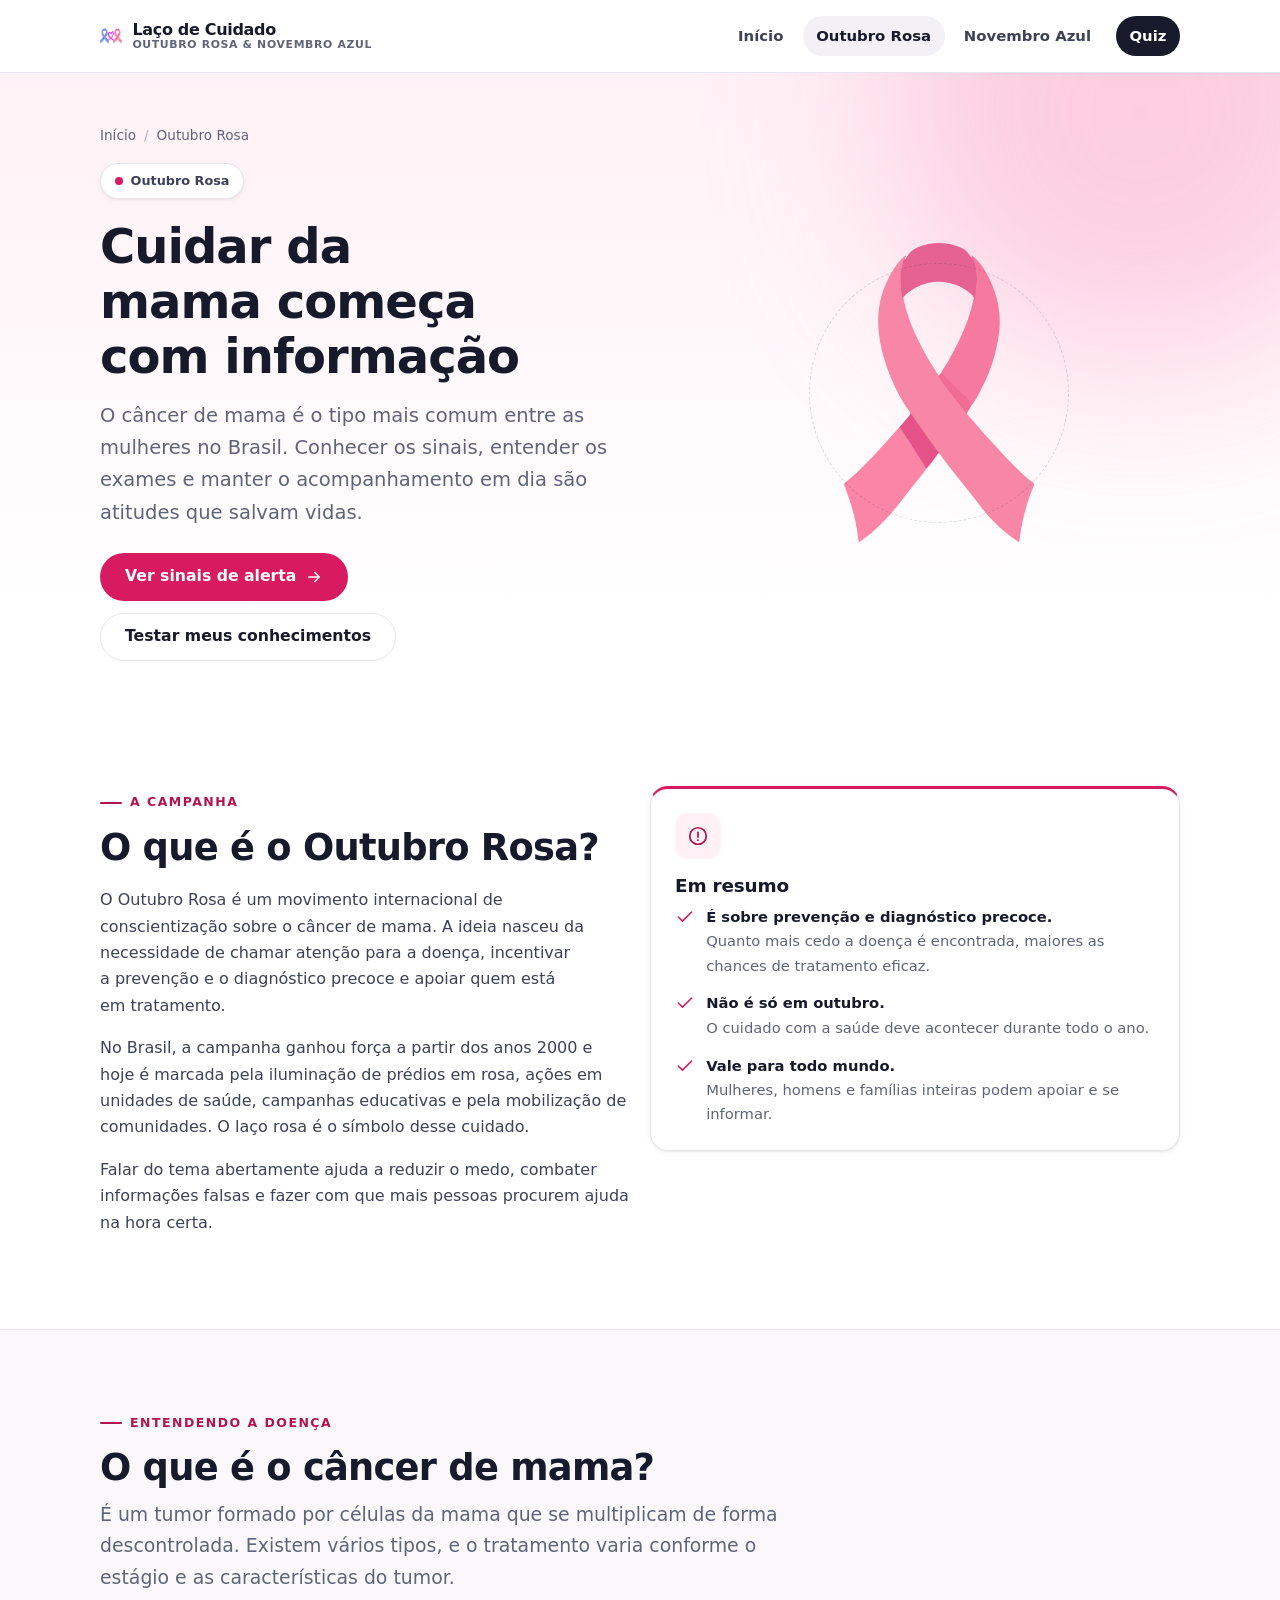
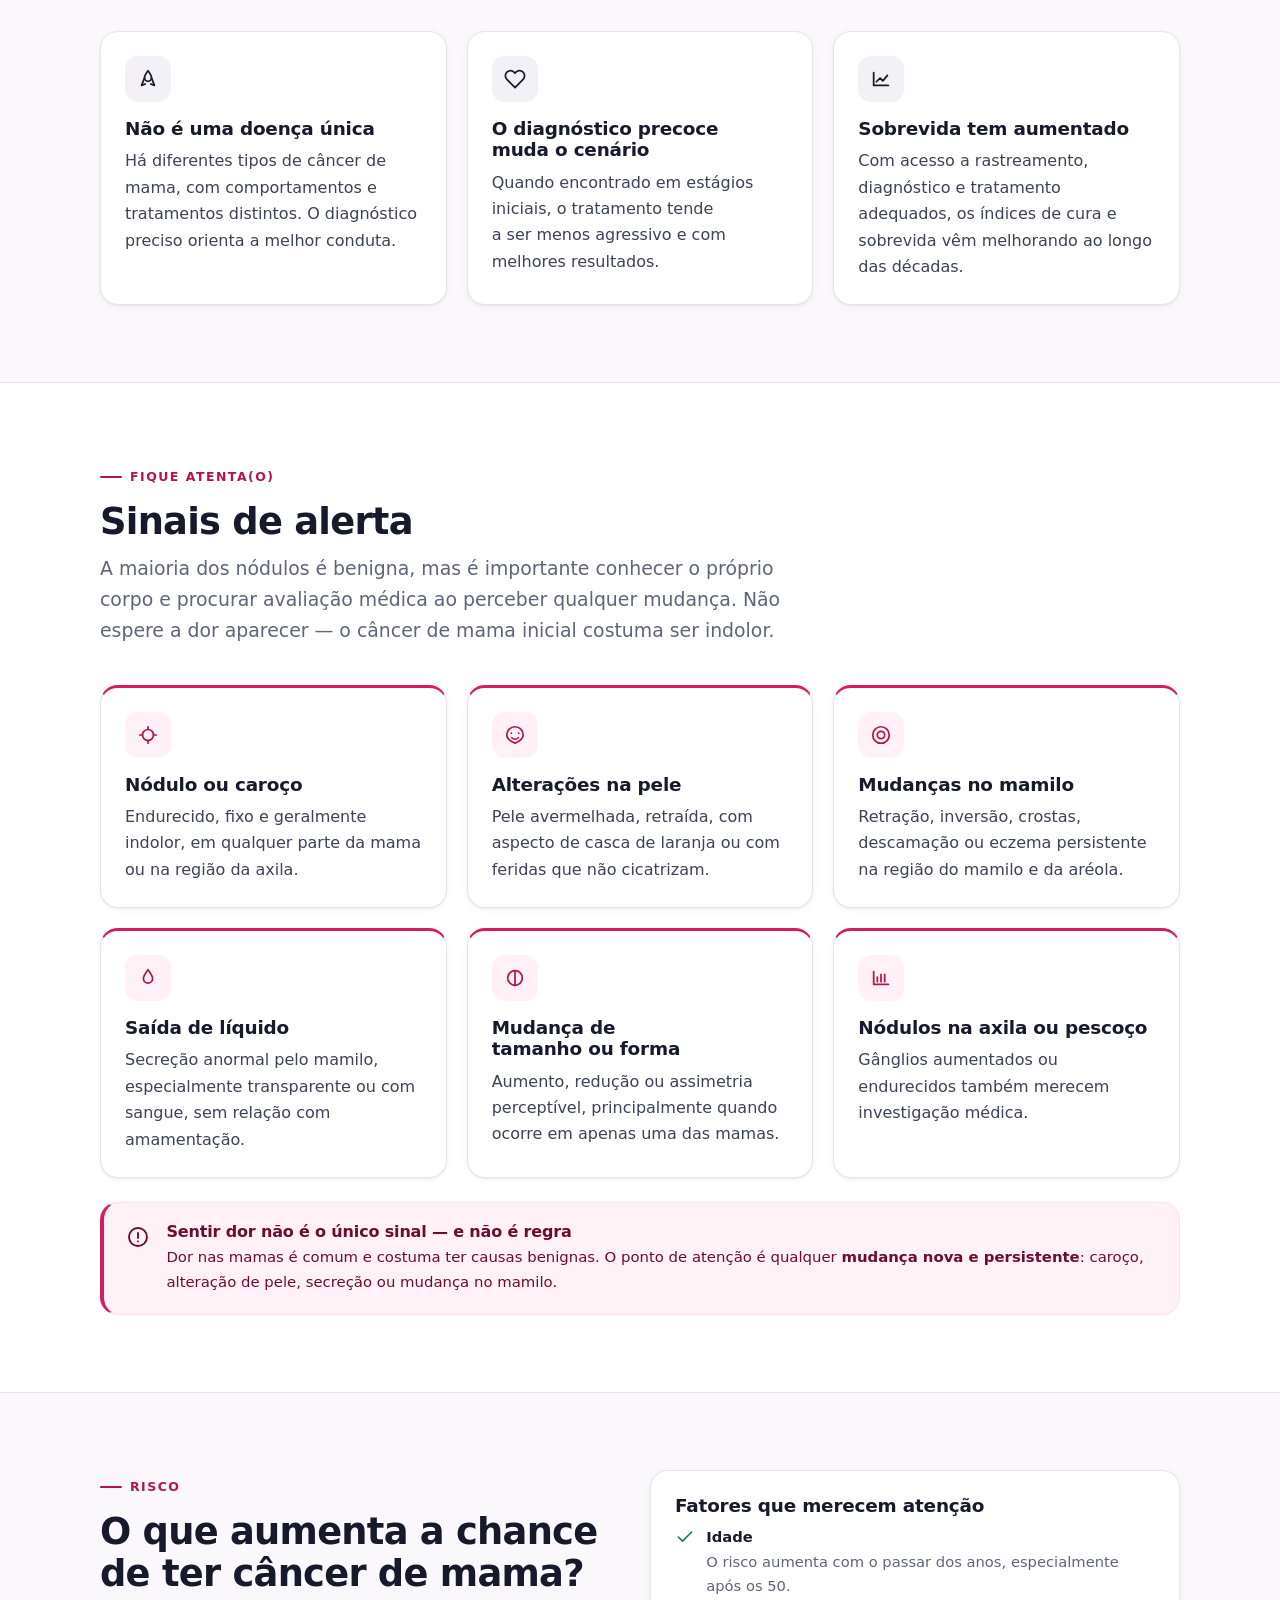
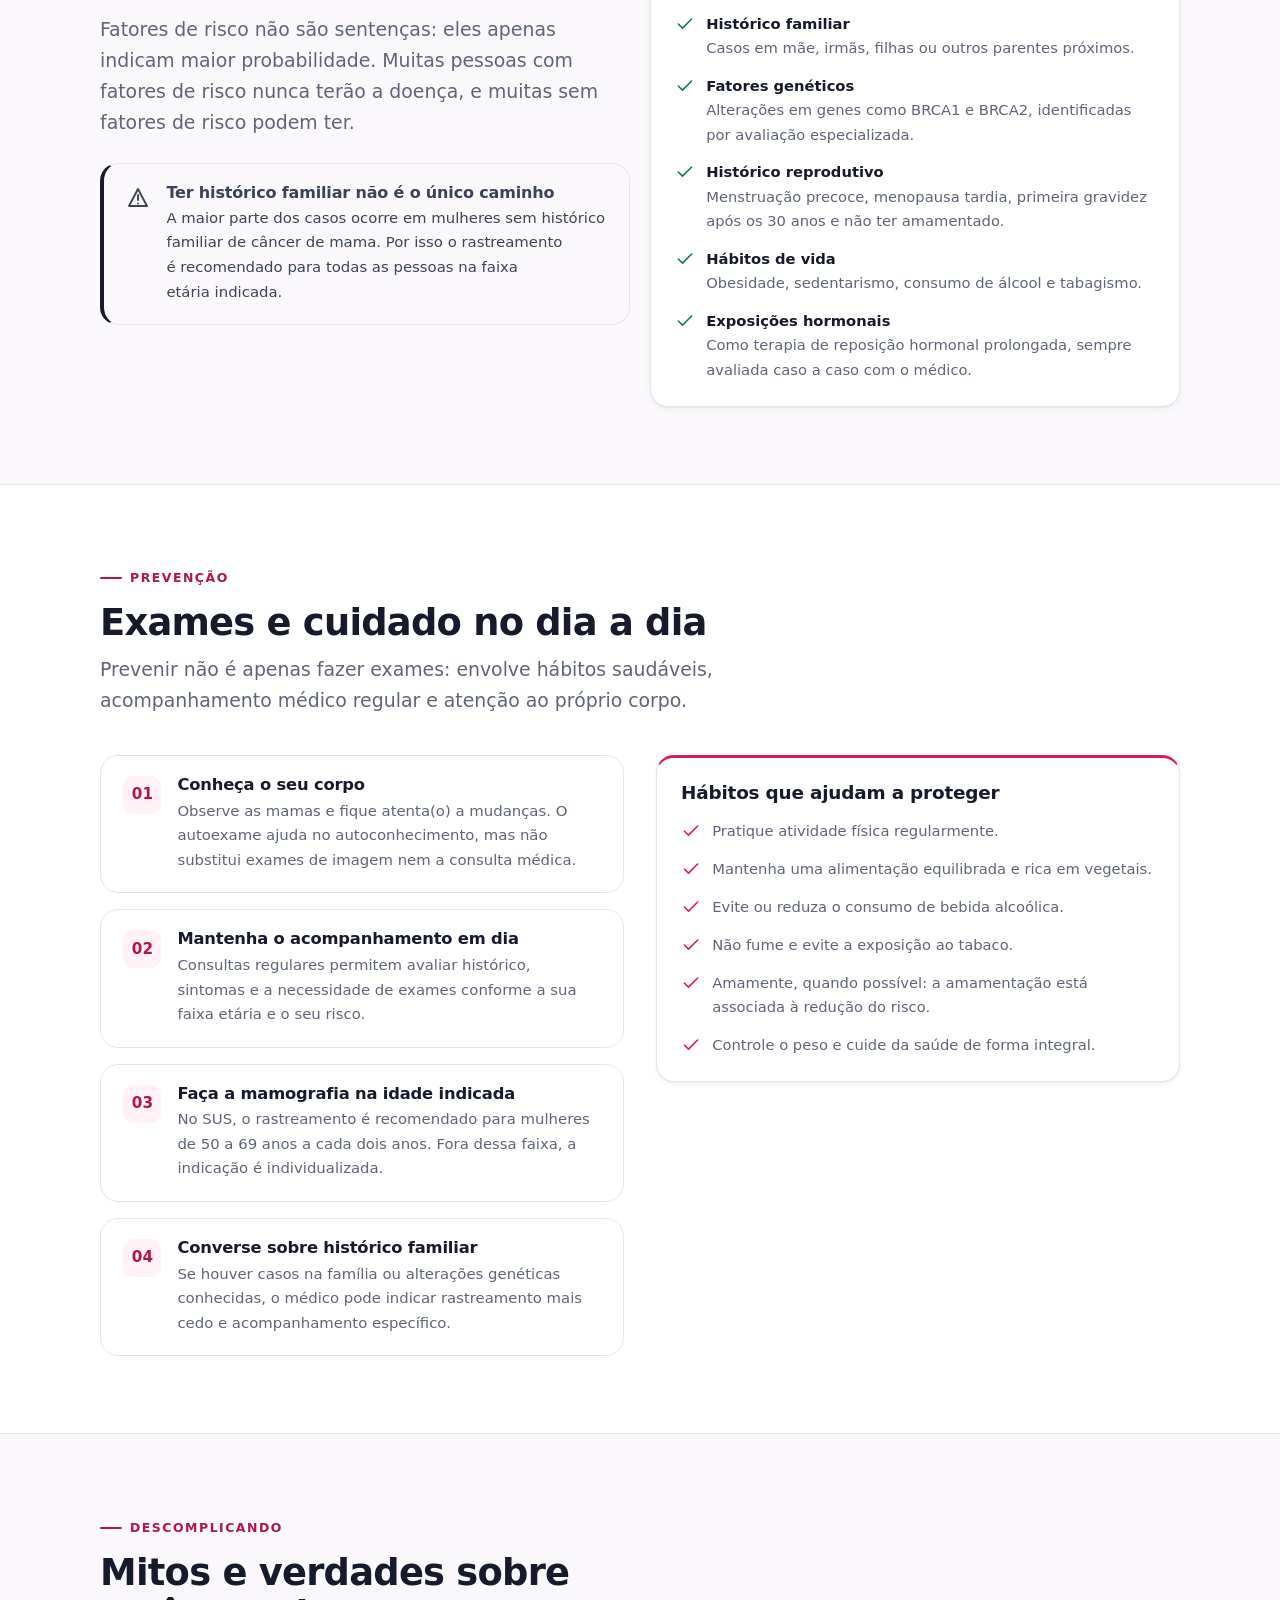
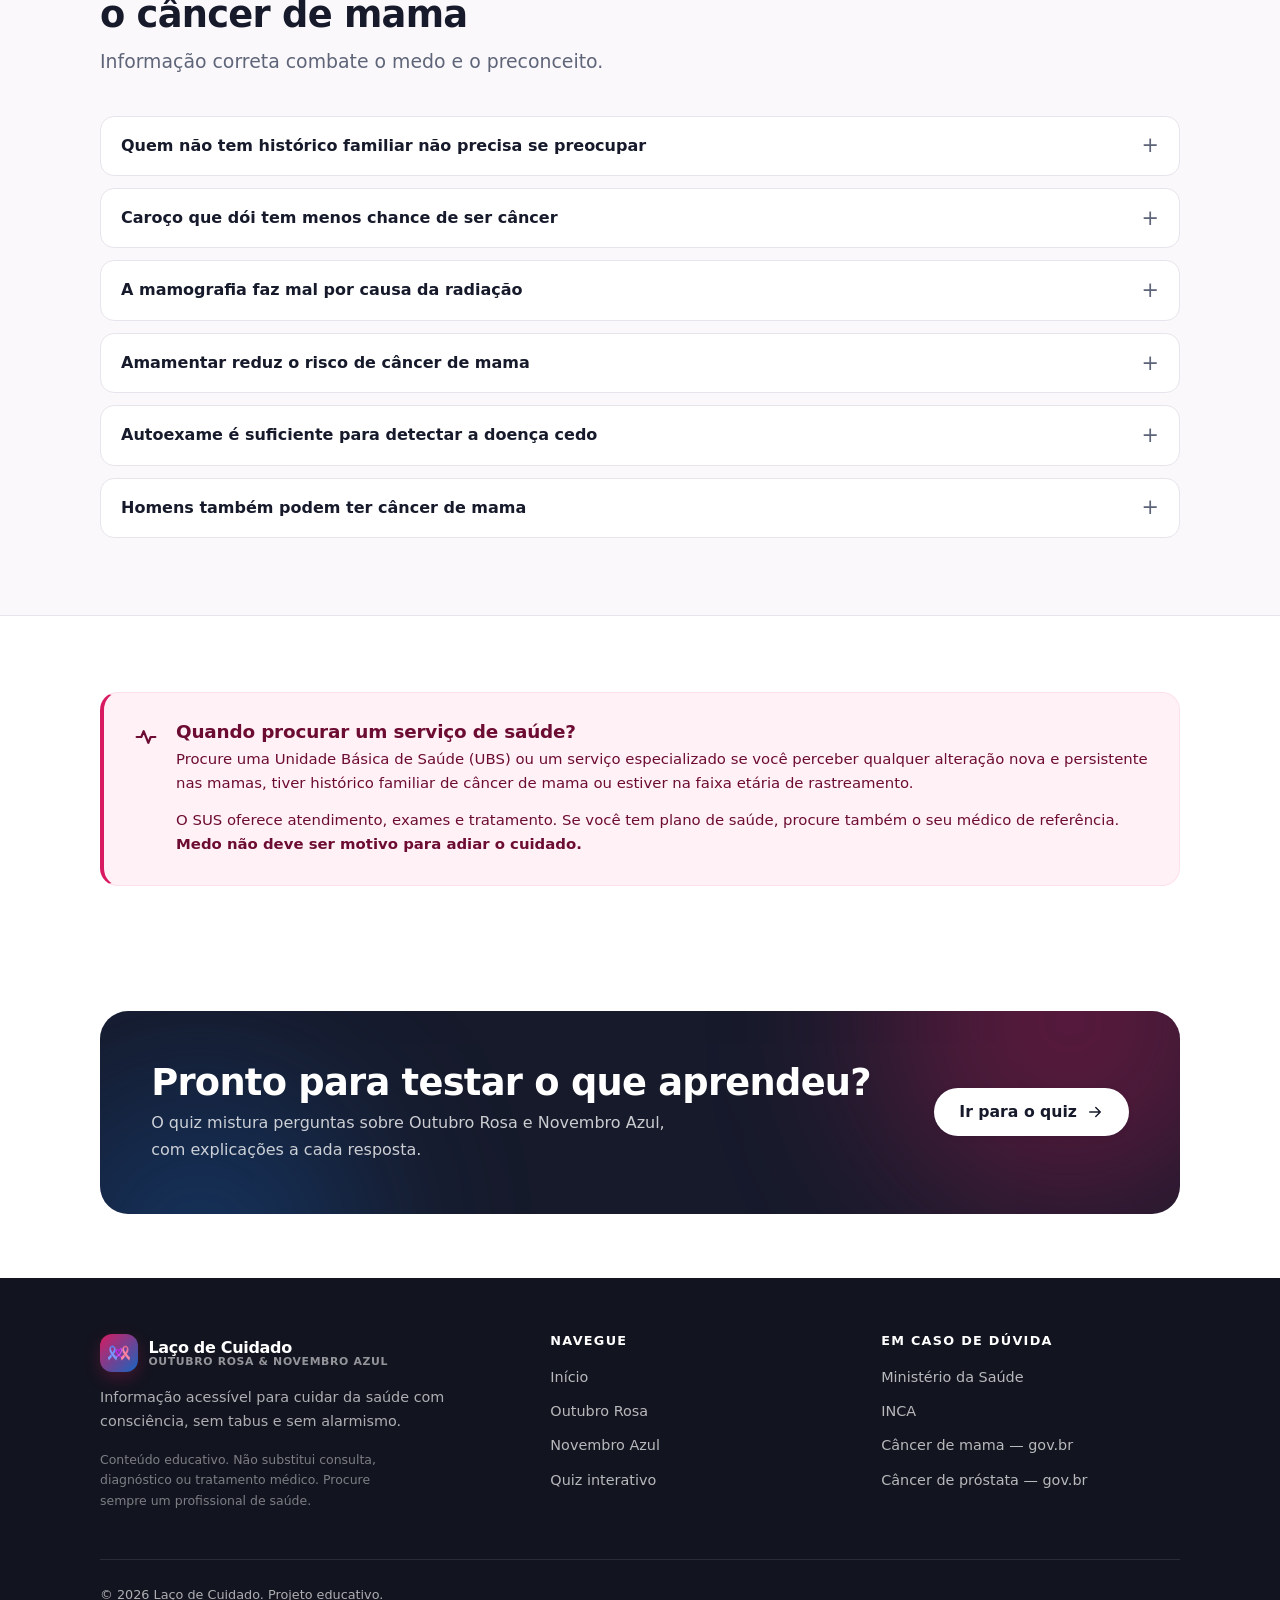
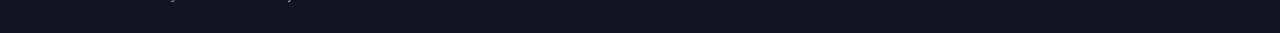
<file: outubro-rosa.html>
<!DOCTYPE html>
<html lang="pt-BR">
<head>
  <meta charset="UTF-8">
  <meta name="viewport" content="width=device-width, initial-scale=1.0">
  <meta name="description" content="Laço de Cuidado: site educativo sobre prevenção e conscientização do Outubro Rosa (câncer de mama) e Novembro Azul (saúde do homem).">
  <meta name="theme-color" content="#d81b60">
  <title>Laço de Cuidado — Outubro Rosa e Novembro Azul</title>
  <link rel="icon" href="logo.svg" type="image/svg+xml">
  <link rel="stylesheet" href="css/styles.css">
</head>
<body>
  <a class="skip-link" href="#conteudo">Ir para o conteúdo</a>

  <header class="site-header">
    <div class="container header-inner">
      <a class="brand" href="index.html">
        <span class="logo" aria-hidden="true">
         <img src="logoamais.png" alt="" width="22" height="22">
        </span>
        <span class="brand-text">
          Laço de Cuidado
          <span>Outubro Rosa &amp; Novembro Azul</span>
        </span>
      </a>

      <button class="nav-toggle" type="button" aria-expanded="false" aria-controls="menu-principal">
        <span class="sr-only">Abrir menu</span>
        <span class="nav-toggle-bars" aria-hidden="true"></span>
      </button>

      <nav class="site-nav" id="menu-principal" aria-label="Navegação principal">
        <ul>
          <li><a href="index.html">Início</a></li>
          <li><a href="outubro-rosa.html" aria-current="page">Outubro Rosa</a></li>
          <li><a href="novembro-azul.html">Novembro Azul</a></li>
          <li><a href="quiz.html" class="nav-cta">Quiz</a></li>
        </ul>
      </nav>
    </div>
  </header>

  <main id="conteudo">

    <section class="hero hero--page hero--rosa">
      <div class="container hero-inner">
        <div class="hero-copy">
          <nav class="breadcrumb" aria-label="Você está aqui">
            <ol>
              <li><a href="index.html">Início</a></li>
              <li aria-current="page">Outubro Rosa</li>
            </ol>
          </nav>
          <p class="tag"><span class="dot" style="background:var(--rosa-500)" aria-hidden="true"></span> Outubro Rosa</p>
          <h1>Cuidar da mama começa com informação</h1>
          <p class="lead">
            O câncer de mama é o tipo mais comum entre as mulheres no Brasil.
            Conhecer os sinais, entender os exames e manter o acompanhamento em dia
            são atitudes que salvam vidas.
          </p>
          <div class="btn-row">
            <a class="btn btn--rosa" href="#sinais">
              Ver sinais de alerta
              <svg class="ico" viewBox="0 0 24 24" aria-hidden="true"><path d="M5 12h14M13 6l6 6-6 6"/></svg>
            </a>
            <a class="btn btn--ghost" href="quiz.html">Testar meus conhecimentos</a>
          </div>
        </div>

        <div class="ribbon-art ribbon-art--rosa" aria-hidden="true">
          <span class="logo" aria-hidden="true">
         <img src="rosa.png" alt="" width="300" height="300">
              </span>
        </div>
      </div>
    </section>

    <section class="section">
      <div class="container">
        <div class="grid grid--2" style="align-items:start">
          <div class="reveal">
            <p class="eyebrow">A campanha</p>
            <h2>O que é o Outubro Rosa?</h2>
            <p>
              O Outubro Rosa é um movimento internacional de conscientização sobre o
              câncer de mama. A ideia nasceu da necessidade de chamar atenção para a
              doença, incentivar a prevenção e o diagnóstico precoce e apoiar quem
              está em tratamento.
            </p>
            <p>
              No Brasil, a campanha ganhou força a partir dos anos 2000 e hoje é marcada
              pela iluminação de prédios em rosa, ações em unidades de saúde, campanhas
              educativas e pela mobilização de comunidades. O laço rosa é o símbolo
              desse cuidado.
            </p>
            <p>
              Falar do tema abertamente ajuda a reduzir o medo, combater informações
              falsas e fazer com que mais pessoas procurem ajuda na hora certa.
            </p>
          </div>

          <div class="reveal">
            <div class="card card--rosa">
              <div class="card-icon">
                <svg class="ico" viewBox="0 0 24 24" aria-hidden="true">
                  <circle cx="12" cy="12" r="9"></circle>
                  <path d="M12 8v5M12 16.5v.01"></path>
                </svg>
              </div>
              <h3>Em resumo</h3>
              <ul class="check-list check-list--rosa">
                <li>
                  <svg class="ico" viewBox="0 0 24 24" aria-hidden="true"><path d="M20 6 9 17l-5-5"/></svg>
                  <span><strong>É sobre prevenção e diagnóstico precoce.</strong> Quanto mais cedo a doença é encontrada, maiores as chances de tratamento eficaz.</span>
                </li>
                <li>
                  <svg class="ico" viewBox="0 0 24 24" aria-hidden="true"><path d="M20 6 9 17l-5-5"/></svg>
                  <span><strong>Não é só em outubro.</strong> O cuidado com a saúde deve acontecer durante todo o ano.</span>
                </li>
                <li>
                  <svg class="ico" viewBox="0 0 24 24" aria-hidden="true"><path d="M20 6 9 17l-5-5"/></svg>
                  <span><strong>Vale para todo mundo.</strong> Mulheres, homens e famílias inteiras podem apoiar e se informar.</span>
                </li>
              </ul>
            </div>
          </div>
        </div>
      </div>
    </section>

    <section class="section section--tint">
      <div class="container">
        <div class="section-head reveal">
          <p class="eyebrow">Entendendo a doença</p>
          <h2>O que é o câncer de mama?</h2>
          <p class="lead">
            É um tumor formado por células da mama que se multiplicam de forma
            descontrolada. Existem vários tipos, e o tratamento varia conforme o
            estágio e as características do tumor.
          </p>
        </div>

        <div class="grid grid--3">
          <div class="card reveal">
            <div class="card-icon">
              <svg class="ico" viewBox="0 0 24 24" aria-hidden="true">
                <path d="M12 3c-2.5 3.1-3.8 5.5-3.8 7.6 0 2.2 1.7 3.9 3.8 3.9s3.8-1.7 3.8-3.9C15.8 8.5 14.5 6.1 12 3Z"></path>
                <path d="M8.2 10.6 5 19l4-1.6M15.8 10.6 19 19l-4-1.6"></path>
              </svg>
            </div>
            <h3>Não é uma doença única</h3>
            <p>Há diferentes tipos de câncer de mama, com comportamentos e tratamentos distintos. O diagnóstico preciso orienta a melhor conduta.</p>
          </div>

          <div class="card reveal">
            <div class="card-icon">
              <svg class="ico" viewBox="0 0 24 24" aria-hidden="true">
                <path d="M20.8 4.6a5.5 5.5 0 0 0-7.8 0L12 5.7l-1.1-1.1a5.5 5.5 0 0 0-7.8 7.8l8.9 8.9 8.9-8.9a5.5 5.5 0 0 0-.1-7.8Z"></path>
              </svg>
            </div>
            <h3>O diagnóstico precoce muda o cenário</h3>
            <p>Quando encontrado em estágios iniciais, o tratamento tende a ser menos agressivo e com melhores resultados.</p>
          </div>

          <div class="card reveal">
            <div class="card-icon">
              <svg class="ico" viewBox="0 0 24 24" aria-hidden="true">
                <path d="M4 19V5M4 19h16"></path>
                <path d="m7 15 4-4 3 3 5-6"></path>
              </svg>
            </div>
            <h3>Sobrevida tem aumentado</h3>
            <p>Com acesso a rastreamento, diagnóstico e tratamento adequados, os índices de cura e sobrevida vêm melhorando ao longo das décadas.</p>
          </div>
        </div>
      </div>
    </section>

    <section class="section" id="sinais">
      <div class="container">
        <div class="section-head reveal">
          <p class="eyebrow">Fique atenta(o)</p>
          <h2>Sinais de alerta</h2>
          <p class="lead">
            A maioria dos nódulos é benigna, mas é importante conhecer o próprio corpo
            e procurar avaliação médica ao perceber qualquer mudança. Não espere a dor
            aparecer — o câncer de mama inicial costuma ser indolor.
          </p>
        </div>

        <div class="grid grid--3">
          <div class="card card--rosa reveal">
            <div class="card-icon">
              <svg class="ico" viewBox="0 0 24 24" aria-hidden="true"><circle cx="12" cy="12" r="6"></circle><path d="M12 6V3M12 21v-3M6 12H3M21 12h-3"></path></svg>
            </div>
            <h3>Nódulo ou caroço</h3>
            <p>Endurecido, fixo e geralmente indolor, em qualquer parte da mama ou na região da axila.</p>
          </div>

          <div class="card card--rosa reveal">
            <div class="card-icon">
              <svg class="ico" viewBox="0 0 24 24" aria-hidden="true"><path d="M12 3a9 9 0 0 0-9 9c0 5 9 9 9 9s9-4 9-9a9 9 0 0 0-9-9Z"></path><path d="M8 10h.01M16 10h.01M8.5 15a5 5 0 0 0 7 0"></path></svg>
            </div>
            <h3>Alterações na pele</h3>
            <p>Pele avermelhada, retraída, com aspecto de casca de laranja ou com feridas que não cicatrizam.</p>
          </div>

          <div class="card card--rosa reveal">
            <div class="card-icon">
              <svg class="ico" viewBox="0 0 24 24" aria-hidden="true"><circle cx="12" cy="12" r="9"></circle><circle cx="12" cy="12" r="4"></circle></svg>
            </div>
            <h3>Mudanças no mamilo</h3>
            <p>Retração, inversão, crostas, descamação ou eczema persistente na região do mamilo e da aréola.</p>
          </div>

          <div class="card card--rosa reveal">
            <div class="card-icon">
              <svg class="ico" viewBox="0 0 24 24" aria-hidden="true"><path d="M12 3c3 4 5 7 5 9.5A5 5 0 0 1 7 12.5C7 10 9 7 12 3Z"></path></svg>
            </div>
            <h3>Saída de líquido</h3>
            <p>Secreção anormal pelo mamilo, especialmente transparente ou com sangue, sem relação com amamentação.</p>
          </div>

          <div class="card card--rosa reveal">
            <div class="card-icon">
              <svg class="ico" viewBox="0 0 24 24" aria-hidden="true"><path d="M4 12a8 8 0 0 1 16 0M4 12a8 8 0 0 0 16 0"></path><path d="M12 4v16"></path></svg>
            </div>
            <h3>Mudança de tamanho ou forma</h3>
            <p>Aumento, redução ou assimetria perceptível, principalmente quando ocorre em apenas uma das mamas.</p>
          </div>

          <div class="card card--rosa reveal">
            <div class="card-icon">
              <svg class="ico" viewBox="0 0 24 24" aria-hidden="true"><path d="M4 19V5M4 19h16"></path><path d="M8 16v-5M12 16V8M16 16v-8"></path></svg>
            </div>
            <h3>Nódulos na axila ou pescoço</h3>
            <p>Gânglios aumentados ou endurecidos também merecem investigação médica.</p>
          </div>
        </div>

        <div class="callout callout--rosa reveal" style="margin-top:1.5rem">
          <svg class="ico" viewBox="0 0 24 24" aria-hidden="true">
            <circle cx="12" cy="12" r="9"></circle>
            <path d="M12 8v5M12 16.5v.01"></path>
          </svg>
          <div>
            <h3>Sentir dor não é o único sinal — e não é regra</h3>
            <p>Dor nas mamas é comum e costuma ter causas benignas. O ponto de atenção é qualquer <strong>mudança nova e persistente</strong>: caroço, alteração de pele, secreção ou mudança no mamilo.</p>
          </div>
        </div>
      </div>
    </section>

    <section class="section section--tint">
      <div class="container">
        <div class="grid grid--2" style="align-items:start">
          <div class="reveal">
            <p class="eyebrow">Risco</p>
            <h2>O que aumenta a chance de ter câncer de mama?</h2>
            <p class="lead">
              Fatores de risco não são sentenças: eles apenas indicam maior
              probabilidade. Muitas pessoas com fatores de risco nunca terão a doença,
              e muitas sem fatores de risco podem ter.
            </p>
            <div class="callout" style="margin-top:1.5rem">
              <svg class="ico" viewBox="0 0 24 24" aria-hidden="true">
                <path d="M12 3 3 20h18L12 3Z"></path><path d="M12 9v5M12 17.5v.01"></path>
              </svg>
              <div>
                <h3>Ter histórico familiar não é o único caminho</h3>
                <p>A maior parte dos casos ocorre em mulheres sem histórico familiar de câncer de mama. Por isso o rastreamento é recomendado para todas as pessoas na faixa etária indicada.</p>
              </div>
            </div>
          </div>

          <div class="reveal">
            <div class="card">
              <h3>Fatores que merecem atenção</h3>
              <ul class="check-list">
                <li>
                  <svg class="ico" viewBox="0 0 24 24" aria-hidden="true"><path d="M20 6 9 17l-5-5"/></svg>
                  <span><strong>Idade</strong> O risco aumenta com o passar dos anos, especialmente após os 50.</span>
                </li>
                <li>
                  <svg class="ico" viewBox="0 0 24 24" aria-hidden="true"><path d="M20 6 9 17l-5-5"/></svg>
                  <span><strong>Histórico familiar</strong> Casos em mãe, irmãs, filhas ou outros parentes próximos.</span>
                </li>
                <li>
                  <svg class="ico" viewBox="0 0 24 24" aria-hidden="true"><path d="M20 6 9 17l-5-5"/></svg>
                  <span><strong>Fatores genéticos</strong> Alterações em genes como BRCA1 e BRCA2, identificadas por avaliação especializada.</span>
                </li>
                <li>
                  <svg class="ico" viewBox="0 0 24 24" aria-hidden="true"><path d="M20 6 9 17l-5-5"/></svg>
                  <span><strong>Histórico reprodutivo</strong> Menstruação precoce, menopausa tardia, primeira gravidez após os 30 anos e não ter amamentado.</span>
                </li>
                <li>
                  <svg class="ico" viewBox="0 0 24 24" aria-hidden="true"><path d="M20 6 9 17l-5-5"/></svg>
                  <span><strong>Hábitos de vida</strong> Obesidade, sedentarismo, consumo de álcool e tabagismo.</span>
                </li>
                <li>
                  <svg class="ico" viewBox="0 0 24 24" aria-hidden="true"><path d="M20 6 9 17l-5-5"/></svg>
                  <span><strong>Exposições hormonais</strong> Como terapia de reposição hormonal prolongada, sempre avaliada caso a caso com o médico.</span>
                </li>
              </ul>
            </div>
          </div>
        </div>
      </div>
    </section>

    <section class="section">
      <div class="container">
        <div class="section-head reveal">
          <p class="eyebrow">Prevenção</p>
          <h2>Exames e cuidado no dia a dia</h2>
          <p class="lead">
            Prevenir não é apenas fazer exames: envolve hábitos saudáveis,
            acompanhamento médico regular e atenção ao próprio corpo.
          </p>
        </div>

        <div class="grid grid--2" style="align-items:start;gap:2rem">
          <ol class="steps">
            <li class="reveal">
              <div>
                <h3>Conheça o seu corpo</h3>
                <p>Observe as mamas e fique atenta(o) a mudanças. O autoexame ajuda no autoconhecimento, mas não substitui exames de imagem nem a consulta médica.</p>
              </div>
            </li>
            <li class="reveal">
              <div>
                <h3>Mantenha o acompanhamento em dia</h3>
                <p>Consultas regulares permitem avaliar histórico, sintomas e a necessidade de exames conforme a sua faixa etária e o seu risco.</p>
              </div>
            </li>
            <li class="reveal">
              <div>
                <h3>Faça a mamografia na idade indicada</h3>
                <p>No SUS, o rastreamento é recomendado para mulheres de 50 a 69 anos a cada dois anos. Fora dessa faixa, a indicação é individualizada.</p>
              </div>
            </li>
            <li class="reveal">
              <div>
                <h3>Converse sobre histórico familiar</h3>
                <p>Se houver casos na família ou alterações genéticas conhecidas, o médico pode indicar rastreamento mais cedo e acompanhamento específico.</p>
              </div>
            </li>
          </ol>

          <div class="reveal">
            <div class="card card--rosa">
              <h3>Hábitos que ajudam a proteger</h3>
              <ul class="check-list check-list--rosa" style="margin-top:1rem">
                <li>
                  <svg class="ico" viewBox="0 0 24 24" aria-hidden="true"><path d="M20 6 9 17l-5-5"/></svg>
                  <span>Pratique atividade física regularmente.</span>
                </li>
                <li>
                  <svg class="ico" viewBox="0 0 24 24" aria-hidden="true"><path d="M20 6 9 17l-5-5"/></svg>
                  <span>Mantenha uma alimentação equilibrada e rica em vegetais.</span>
                </li>
                <li>
                  <svg class="ico" viewBox="0 0 24 24" aria-hidden="true"><path d="M20 6 9 17l-5-5"/></svg>
                  <span>Evite ou reduza o consumo de bebida alcoólica.</span>
                </li>
                <li>
                  <svg class="ico" viewBox="0 0 24 24" aria-hidden="true"><path d="M20 6 9 17l-5-5"/></svg>
                  <span>Não fume e evite a exposição ao tabaco.</span>
                </li>
                <li>
                  <svg class="ico" viewBox="0 0 24 24" aria-hidden="true"><path d="M20 6 9 17l-5-5"/></svg>
                  <span>Amamente, quando possível: a amamentação está associada à redução do risco.</span>
                </li>
                <li>
                  <svg class="ico" viewBox="0 0 24 24" aria-hidden="true"><path d="M20 6 9 17l-5-5"/></svg>
                  <span>Controle o peso e cuide da saúde de forma integral.</span>
                </li>
              </ul>
            </div>
          </div>
        </div>
      </div>
    </section>

    <section class="section section--tint">
      <div class="container">
        <div class="section-head reveal">
          <p class="eyebrow">Descomplicando</p>
          <h2>Mitos e verdades sobre o câncer de mama</h2>
          <p class="lead">Informação correta combate o medo e o preconceito.</p>
        </div>

        <div class="accordion reveal">
          <details>
            <summary>Quem não tem histórico familiar não precisa se preocupar</summary>
            <div class="accordion-body">
              <span class="verdict verdict--mito">Mito</span>
              <p>A maior parte dos casos acontece em pessoas sem histórico familiar. O acompanhamento e o rastreamento são recomendados para todas as pessoas na faixa etária indicada.</p>
            </div>
          </details>
          <details>
            <summary>Caroço que dói tem menos chance de ser câncer</summary>
            <div class="accordion-body">
              <span class="verdict verdict--mito">Mito</span>
              <p>A dor não é um critério confiável. O câncer de mama inicial costuma ser indolor. Qualquer nódulo novo e persistente deve ser avaliado.</p>
            </div>
          </details>
          <details>
            <summary>A mamografia faz mal por causa da radiação</summary>
            <div class="accordion-body">
              <span class="verdict verdict--mito">Mito</span>
              <p>A mamografia usa uma dose muito baixa de radiação. Os benefícios do rastreamento, quando indicado, superam os riscos. Converse com o profissional de saúde sobre o seu caso.</p>
            </div>
          </details>
          <details>
            <summary>Amamentar reduz o risco de câncer de mama</summary>
            <div class="accordion-body">
              <span class="verdict verdict--verdade">Verdade</span>
              <p>A amamentação está associada a uma redução do risco de câncer de mama, além de trazer benefícios para a saúde da criança. A amamentação não elimina o risco, mas soma proteção.</p>
            </div>
          </details>
          <details>
            <summary>Autoexame é suficiente para detectar a doença cedo</summary>
            <div class="accordion-body">
              <span class="verdict verdict--mito">Mito</span>
              <p>O autoexame ajuda a conhecer o corpo, mas não identifica lesões muito pequenas. A mamografia é o principal exame de rastreamento e deve ser feita conforme a indicação médica.</p>
            </div>
          </details>
          <details>
            <summary>Homens também podem ter câncer de mama</summary>
            <div class="accordion-body">
              <span class="verdict verdict--verdade">Verdade</span>
              <p>Sim, embora seja raro (cerca de 1% dos casos). Homens com histórico familiar ou alterações genéticas devem conversar com o médico sobre sinais e avaliação.</p>
            </div>
          </details>
        </div>
      </div>
    </section>

    <section class="section">
      <div class="container">
        <div class="callout callout--rosa reveal" style="align-items:flex-start;padding:1.75rem">
          <svg class="ico" viewBox="0 0 24 24" aria-hidden="true" style="width:28px;height:28px">
            <path d="M4 12h4l2-5 4 10 2-5h4"></path>
          </svg>
          <div>
            <h3 style="font-size:1.15rem">Quando procurar um serviço de saúde?</h3>
            <p style="margin-bottom:0.75rem">
              Procure uma Unidade Básica de Saúde (UBS) ou um serviço especializado se
              você perceber qualquer alteração nova e persistente nas mamas, tiver
              histórico familiar de câncer de mama ou estiver na faixa etária de
              rastreamento.
            </p>
            <p style="margin-bottom:0">
              O SUS oferece atendimento, exames e tratamento. Se você tem plano de
              saúde, procure também o seu médico de referência. <strong>Medo não deve
              ser motivo para adiar o cuidado.</strong>
            </p>
          </div>
        </div>
      </div>
    </section>

    <section class="section section--tight" style="padding-bottom:4rem">
      <div class="container">
        <div class="cta-band reveal">
          <div>
            <h2>Pronto para testar o que aprendeu?</h2>
            <p>O quiz mistura perguntas sobre Outubro Rosa e Novembro Azul, com explicações a cada resposta.</p>
          </div>
          <a class="btn btn--primary" href="quiz.html" style="background:#fff;color:var(--ink)">
            Ir para o quiz
            <svg class="ico" viewBox="0 0 24 24" aria-hidden="true"><path d="M5 12h14M13 6l6 6-6 6"/></svg>
          </a>
        </div>
      </div>
    </section>

  </main>

  <footer class="site-footer">
    <div class="container">
      <div class="footer-grid">
        <div>
          <a class="brand" href="index.html">
            <span class="brand-mark" aria-hidden="true">
              <img src="logoamais.png" alt="" width="22" height="22">
            </span>
            <span class="brand-text">
              Laço de Cuidado
              <span>Outubro Rosa &amp; Novembro Azul</span>
            </span>
          </a>
          <p>Informação acessível para cuidar da saúde com consciência, sem tabus e sem alarmismo.</p>
          <p class="disclaimer">Conteúdo educativo. Não substitui consulta, diagnóstico ou tratamento médico. Procure sempre um profissional de saúde.</p>
        </div>

        <div>
          <h3>Navegue</h3>
          <ul class="footer-links">
            <li><a href="index.html">Início</a></li>
            <li><a href="outubro-rosa.html">Outubro Rosa</a></li>
            <li><a href="novembro-azul.html">Novembro Azul</a></li>
            <li><a href="quiz.html">Quiz interativo</a></li>
          </ul>
        </div>

        <div>
          <h3>Em caso de dúvida</h3>
          <ul class="footer-links">
            <li><a href="https://www.gov.br/saude" target="_blank" rel="noopener noreferrer">Ministério da Saúde</a></li>
            <li><a href="https://www.inca.gov.br" target="_blank" rel="noopener noreferrer">INCA</a></li>
            <li><a href="https://www.gov.br/saude/pt-br/assuntos/saude-de-a-a-z/c/cancer-de-mama" target="_blank" rel="noopener noreferrer">Câncer de mama — gov.br</a></li>
            <li><a href="https://www.gov.br/saude/pt-br/assuntos/saude-de-a-a-z/c/cancer-de-prostata" target="_blank" rel="noopener noreferrer">Câncer de próstata — gov.br</a></li>
          </ul>
        </div>
      </div>

      <div class="footer-bottom">
        <p>© <span data-ano>2026</span> Laço de Cuidado. Projeto educativo.</p>
      </div>
    </div>
  </footer>

  <script src="js/main.js" defer></script>
</body>
</html>
</file>
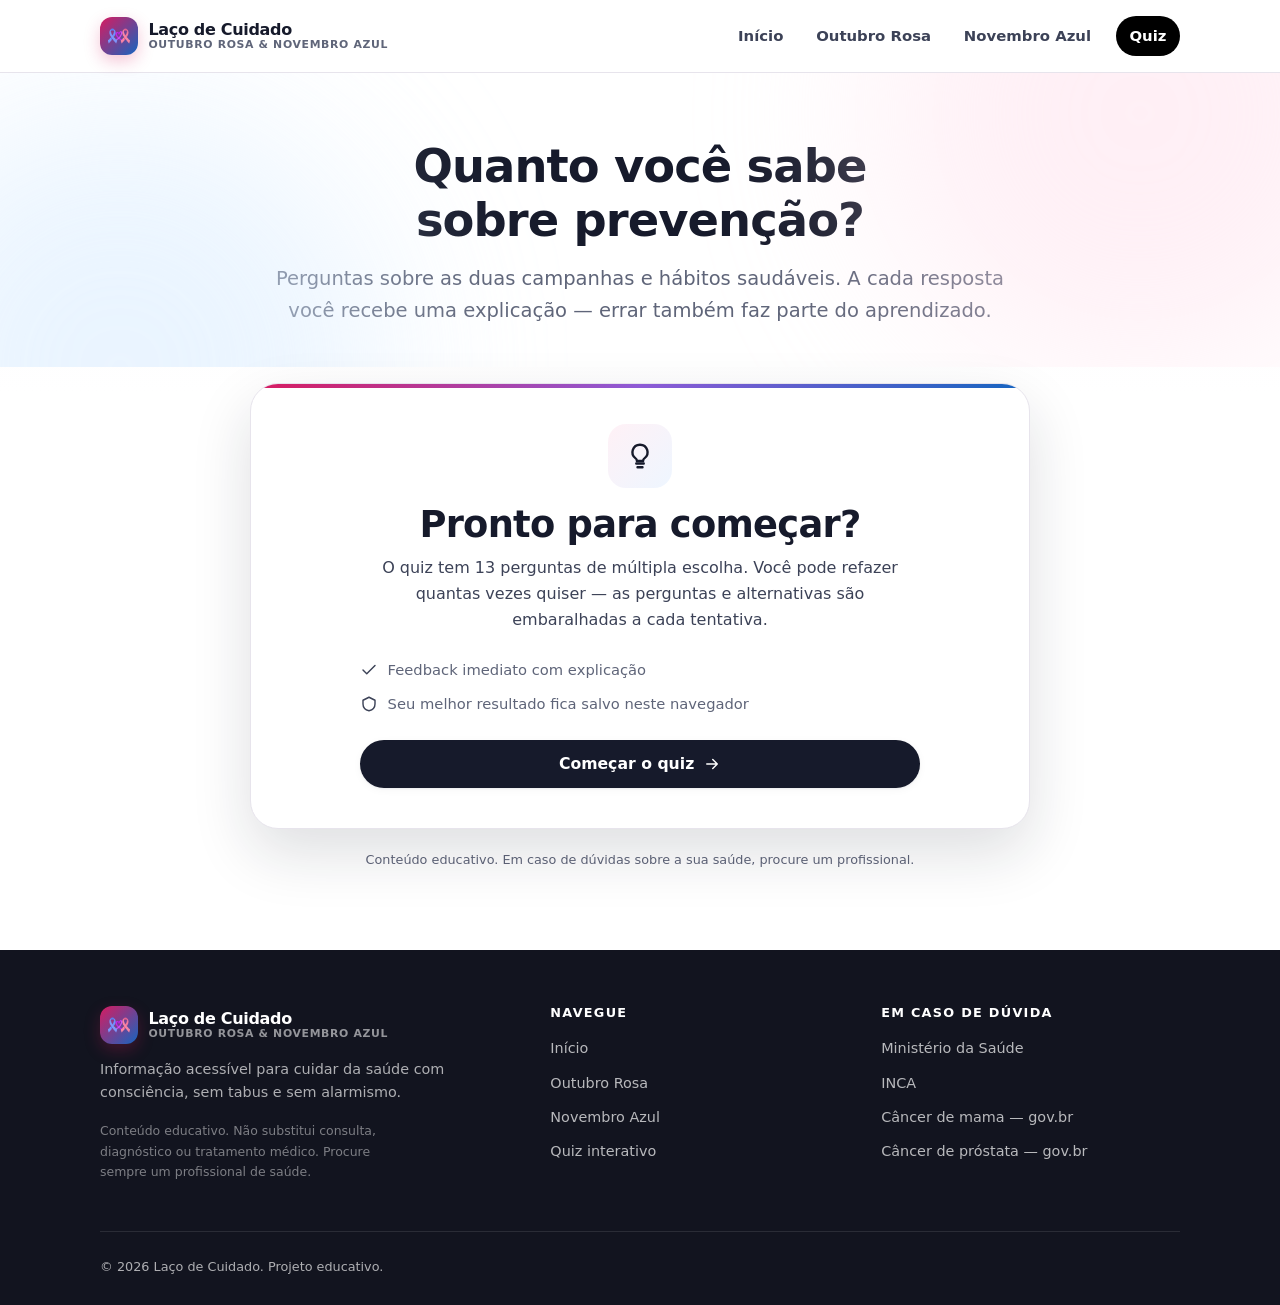
<file: quiz.html>
<!DOCTYPE html>
<html lang="pt-BR">
<head>
  <meta charset="UTF-8">
  <meta name="viewport" content="width=device-width, initial-scale=1.0">
  <meta name="description" content="Laço de Cuidado: site educativo sobre prevenção e conscientização do Outubro Rosa (câncer de mama) e Novembro Azul (saúde do homem).">
  <meta name="theme-color" content="#d81b60">
  <title>Laço de Cuidado — Outubro Rosa e Novembro Azul</title>
  <link rel="icon" href="logo.svg" type="image/svg+xml">
  <link rel="stylesheet" href="css/styles.css">
</head>
<body>
  <a class="skip-link" href="#conteudo">Ir para o conteúdo</a>

  <header class="site-header">
    <div class="container header-inner">
      <a class="brand" href="index.html">
        <span class="brand-mark" aria-hidden="true">
          <img src="logoamais.png" alt="" width="22" height="22">
        </span>
        <span class="brand-text">
          Laço de Cuidado
          <span>Outubro Rosa &amp; Novembro Azul</span>
        </span>
      </a>

      <button class="nav-toggle" type="button" aria-expanded="false" aria-controls="menu-principal">
        <span class="sr-only">Abrir menu</span>
        <span class="nav-toggle-bars" aria-hidden="true"></span>
      </button>

      <nav class="site-nav" id="menu-principal" aria-label="Navegação principal">
        <ul>
          <li><a href="index.html">Início</a></li>
          <li><a href="outubro-rosa.html">Outubro Rosa</a></li>
          <li><a href="novembro-azul.html">Novembro Azul</a></li>
          <li><a href="quiz.html" class="nav-cta" aria-current="page">Quiz</a></li>
        </ul>
      </nav>
    </div>
  </header>

  <main id="conteudo" class="quiz-page">

    <section class="hero hero--page" style="padding-bottom:1.5rem">
      <div class="container" style="max-width:780px;text-align:center">
        <nav class="breadcrumb" aria-label="Você está aqui" style="justify-content:center">
        </nav>
        <h1 style="font-size:clamp(1.9rem,4.4vw,2.9rem)">Quanto você sabe sobre prevenção?</h1>
        <p class="lead" style="margin-inline:auto">
          Perguntas sobre as duas campanhas e hábitos saudáveis.
          A cada resposta você recebe uma explicação — errar também faz parte do aprendizado.
        </p>
      </div>
    </section>

    <section class="section" style="padding-top:1rem;padding-bottom:4rem">
      <div class="container">
        <div class="quiz-shell">
          <div class="quiz-card">

            <section id="tela-inicio" class="screen quiz-intro" aria-labelledby="intro-titulo">
              <div class="card-icon" aria-hidden="true">
                <svg class="ico" viewBox="0 0 24 24">
                  <path d="M9 18h6M10 21h4"></path>
                  <path d="M12 3a6 6 0 0 0-3.5 10.9c.6.4 1 1.1 1 1.9V16h5v-.2c0-.8.4-1.5 1-1.9A6 6 0 0 0 12 3Z"></path>
                </svg>
              </div>
              <h2 id="intro-titulo">Pronto para começar?</h2>
              <p>O quiz tem 13 perguntas de múltipla escolha. Você pode refazer quantas vezes quiser — as perguntas e alternativas são embaralhadas a cada tentativa.</p>

              <ul class="quiz-meta-list">
                <li>
                  <svg class="ico" viewBox="0 0 24 24" aria-hidden="true"><path d="M20 6 9 17l-5-5"></path></svg>
                  Feedback imediato com explicação
                </li>
                <li>
                  <svg class="ico" viewBox="0 0 24 24" aria-hidden="true"><path d="M12 3 4 7v5c0 5 3.5 8 8 9 4.5-1 8-4 8-9V7l-8-4Z"></path></svg>
                  Seu melhor resultado fica salvo neste navegador
                </li>
              </ul>

              <button class="btn btn--primary btn--block" type="button" id="btn-comecar">
                Começar o quiz
                <svg class="ico" viewBox="0 0 24 24" aria-hidden="true"><path d="M5 12h14M13 6l6 6-6 6"/></svg>
              </button>

              <p class="best-score" id="melhor-pontuacao" hidden></p>
            </section>

            <section id="tela-pergunta" class="screen" aria-labelledby="pergunta-texto" hidden>
              <div class="quiz-progress">
                <div class="quiz-progress-top">
                  <span id="progresso-texto">Pergunta 1 de 13</span>
                  <span id="progresso-pct">0%</span>
                </div>
                <div class="quiz-progress-track" id="progresso-barra-wrap" role="progressbar"
                     aria-label="Progresso do quiz" aria-valuemin="0" aria-valuemax="100" aria-valuenow="0">
                  <div class="quiz-progress-bar" id="progresso-barra"></div>
                </div>
              </div>

              <span class="quiz-tag quiz-tag--geral" id="pergunta-tema">Prevenção e saúde</span>
              <h2 class="quiz-question" id="pergunta-texto" tabindex="-1"></h2>

              <ul class="quiz-options" id="pergunta-opcoes"></ul>

              <div class="quiz-feedback" id="feedback" role="status" aria-live="polite"></div>

              <div class="quiz-actions">
                <span class="quiz-hint" id="quiz-dica">Selecione uma alternativa.</span>
                <button class="btn btn--primary" type="button" id="btn-proxima" hidden>
                  Próxima pergunta
                  <svg class="ico" viewBox="0 0 24 24" aria-hidden="true"><path d="M5 12h14M13 6l6 6-6 6"/></svg>
                </button>
              </div>
            </section>

            <section id="tela-resultado" class="screen result" aria-labelledby="resultado-titulo" hidden>
              <div class="result-ring" id="resultado-anel">
                <div class="result-ring-inner">
                  <strong id="resultado-acertos">0</strong>
                  <span>de <span id="resultado-total">0</span> acertos</span>
                </div>
              </div>

              <p class="eyebrow" style="justify-content:center">Seu resultado</p>
              <h2 id="resultado-titulo" tabindex="-1">Resultado</h2>
              <p class="result-message" id="resultado-mensagem"></p>

              <div class="result-review">
                <h3 id="revisao-titulo">Revisão</h3>
                <ul class="review-list" id="revisao-lista"></ul>
              </div>

              <div class="result-actions">
                <button class="btn btn--primary" type="button" id="btn-refazer">
                  <svg class="ico" viewBox="0 0 24 24" aria-hidden="true"><path d="M3 12a9 9 0 1 0 3-6.7L3 8"></path><path d="M3 3v5h5"></path></svg>
                  Refazer o quiz
                </button>
                <a class="btn btn--ghost" href="index.html">Voltar ao início</a>
              </div>
            </section>

          </div>

          <p class="quiz-hint" style="text-align:center;margin-top:1.25rem">
            Conteúdo educativo. Em caso de dúvidas sobre a sua saúde, procure um profissional.
          </p>
        </div>
      </div>
    </section>

  </main>

  <footer class="site-footer">
    <div class="container">
      <div class="footer-grid">
        <div>
          <a class="brand" href="index.html">
            <span class="brand-mark" aria-hidden="true">
              <img src="logoamais.png" alt="" width="22" height="22">
            </span>
            <span class="brand-text">
              Laço de Cuidado
              <span>Outubro Rosa &amp; Novembro Azul</span>
            </span>
          </a>
          <p>Informação acessível para cuidar da saúde com consciência, sem tabus e sem alarmismo.</p>
          <p class="disclaimer">Conteúdo educativo. Não substitui consulta, diagnóstico ou tratamento médico. Procure sempre um profissional de saúde.</p>
        </div>

        <div>
          <h3>Navegue</h3>
          <ul class="footer-links">
            <li><a href="index.html">Início</a></li>
            <li><a href="outubro-rosa.html">Outubro Rosa</a></li>
            <li><a href="novembro-azul.html">Novembro Azul</a></li>
            <li><a href="quiz.html">Quiz interativo</a></li>
          </ul>
        </div>

        <div>
          <h3>Em caso de dúvida</h3>
          <ul class="footer-links">
            <li><a href="https://www.gov.br/saude" target="_blank" rel="noopener noreferrer">Ministério da Saúde</a></li>
            <li><a href="https://www.inca.gov.br" target="_blank" rel="noopener noreferrer">INCA</a></li>
            <li><a href="https://www.gov.br/saude/pt-br/assuntos/saude-de-a-a-z/c/cancer-de-mama" target="_blank" rel="noopener noreferrer">Câncer de mama — gov.br</a></li>
            <li><a href="https://www.gov.br/saude/pt-br/assuntos/saude-de-a-a-z/c/cancer-de-prostata" target="_blank" rel="noopener noreferrer">Câncer de próstata — gov.br</a></li>
          </ul>
        </div>
      </div>

      <div class="footer-bottom">
        <p>© <span data-ano>2026</span> Laço de Cuidado. Projeto educativo.</p>
      </div>
    </div>
  </footer>

  <script src="js/perguntas.js" defer></script>
  <script src="js/quiz.js" defer></script>
  <script src="js/main.js" defer></script>
</body>
</html>
</file>
<file: css/styles.css>
/* ==========================================================================
   Laço de Cuidado — Folha de estilos principal
   Site educativo: Outubro Rosa & Novembro Azul
   Organização:
     1. Tokens de design
     2. Reset e base
     3. Utilitários
     4. Header / navegação
     5. Botões e links
     6. Hero
     7. Seções e grids
     8. Cards e componentes de conteúdo
     9. Quiz
    10. Footer
    11. Responsivo
    12. Movimento reduzido e impressão
   ========================================================================== */

/* 1. Tokens de design ------------------------------------------------------ */
:root {
  /* Cores base */
  --ink: #161a2b;
  --ink-soft: #3c4257;
  --muted: #5f6579;
  --line: #e7e4ec;
  --bg: #ffffff;
  --surface: #faf8fb;
  --surface-2: #f3f0f6;

  /* Outubro Rosa */
  --rosa-50: #fff1f6;
  --rosa-100: #ffe0ec;
  --rosa-300: #f78bb4;
  --rosa-500: #d81b60;
  --rosa-600: #b01550;
  --rosa-700: #8a0f3f;
  --rosa-ink: #6d0c32;

  /* Novembro Azul */
  --azul-50: #eef6ff;
  --azul-100: #d9ecff;
  --azul-300: #7db8f2;
  --azul-500: #1565c0;
  --azul-600: #0f4f9c;
  --azul-700: #0b3d7a;
  --azul-ink: #082d5c;

  --sucesso: #167a4a;
  --sucesso-bg: #e8f7ef;
  --erro: #b3261e;
  --erro-bg: #fdecea;

  /* Tipografia */
  --font: "Segoe UI", system-ui, -apple-system, "Helvetica Neue", Arial, sans-serif;
  --font-display: "Segoe UI Semibold", "Segoe UI", system-ui, sans-serif;

  /* Formas e sombras */
  --radius-sm: 10px;
  --radius: 18px;
  --radius-lg: 28px;
  --shadow-sm: 0 1px 2px rgba(22, 26, 43, 0.06), 0 2px 8px rgba(22, 26, 43, 0.04);
  --shadow: 0 10px 30px rgba(22, 26, 43, 0.08);
  --shadow-lg: 0 24px 60px rgba(22, 26, 43, 0.14);

  --container: 1120px;
  --header-h: 72px;
}

/* 2. Reset e base ---------------------------------------------------------- */
*,
*::before,
*::after {
  box-sizing: border-box;
}

html {
  scroll-behavior: smooth;
  scroll-padding-top: calc(var(--header-h) + 16px);
  -webkit-text-size-adjust: 100%;
}

body {
  margin: 0;
  font-family: var(--font);
  font-size: 1rem;
  line-height: 1.65;
  color: var(--ink-soft);
  background: var(--bg);
  -webkit-font-smoothing: antialiased;
}

h1,
h2,
h3,
h4 {
  font-family: var(--font-display);
  color: var(--ink);
  line-height: 1.15;
  letter-spacing: -0.02em;
  margin: 0 0 0.5em;
  text-wrap: balance;
}

h1 {
  font-size: clamp(2.1rem, 5vw, 3.5rem);
}
h2 {
  font-size: clamp(1.6rem, 3.2vw, 2.3rem);
}
h3 {
  font-size: 1.15rem;
  letter-spacing: -0.01em;
}

p {
  margin: 0 0 1rem;
  text-wrap: pretty;
}

a {
  color: var(--azul-600);
  text-decoration-thickness: 1px;
  text-underline-offset: 3px;
}

a:hover {
  color: var(--azul-700);
}

img,
svg {
  max-width: 100%;
  display: block;
}

ul,
ol {
  margin: 0 0 1rem;
  padding-left: 1.25rem;
}

li + li {
  margin-top: 0.35rem;
}

strong {
  color: var(--ink);
}

:focus-visible {
  outline: 3px solid var(--azul-500);
  outline-offset: 3px;
  border-radius: 4px;
}

/* 3. Utilitários ----------------------------------------------------------- */
.container {
  width: 100%;
  max-width: var(--container);
  margin-inline: auto;
  padding-inline: 1.25rem;
}

.sr-only {
  position: absolute;
  width: 1px;
  height: 1px;
  padding: 0;
  margin: -1px;
  overflow: hidden;
  clip: rect(0 0 0 0);
  white-space: nowrap;
  border: 0;
}

.skip-link {
  position: absolute;
  top: -100px;
  left: 1rem;
  z-index: 100;
  background: var(--ink);
  color: #fff;
  padding: 0.75rem 1.25rem;
  border-radius: 0 0 10px 10px;
  text-decoration: none;
  transition: top 0.2s ease;
}

.skip-link:focus {
  top: 0;
  color: #fff;
}

.eyebrow {
  display: inline-flex;
  align-items: center;
  gap: 0.5rem;
  font-size: 0.78rem;
  font-weight: 700;
  letter-spacing: 0.12em;
  text-transform: uppercase;
  color: var(--rosa-600);
  margin-bottom: 0.85rem;
}

.eyebrow::before {
  content: "";
  width: 22px;
  height: 2px;
  background: currentColor;
  border-radius: 2px;
}

.eyebrow--azul {
  color: var(--azul-600);
}

.lead {
  font-size: clamp(1.02rem, 1.6vw, 1.18rem);
  color: var(--muted);
  max-width: 62ch;
}

.ico {
  width: 1.15em;
  height: 1.15em;
  flex: none;
  stroke: currentColor;
  fill: none;
  stroke-width: 1.9;
  stroke-linecap: round;
  stroke-linejoin: round;
}

/* 4. Header / navegação ---------------------------------------------------- */
.site-header {
  position: sticky;
  top: 0;
  z-index: 50;
  background: rgba(255, 255, 255, 0.85);
  backdrop-filter: blur(14px);
  border-bottom: 1px solid var(--line);
}

.header-inner {
  min-height: var(--header-h);
  display: flex;
  align-items: center;
  justify-content: space-between;
  gap: 1rem;
}

.brand {
  display: inline-flex;
  align-items: center;
  gap: 0.65rem;
  text-decoration: none;
  color: var(--ink);
  font-weight: 700;
  letter-spacing: -0.02em;
  line-height: 1.1;
}

.brand:hover {
  color: var(--ink);
}

.brand-mark {
  width: 38px;
  height: 38px;
  border-radius: 12px;
  display: grid;
  place-items: center;
  background: linear-gradient(135deg, var(--rosa-500), var(--azul-500));
  color: #fff;
  box-shadow: 0 6px 16px rgba(216, 27, 96, 0.25);
}

.brand-mark svg {
  width: 22px;
  height: 22px;
}

.brand-text {
  display: flex;
  flex-direction: column;
  font-size: 1rem;
}

.brand-text span {
  font-size: 0.68rem;
  font-weight: 600;
  letter-spacing: 0.06em;
  text-transform: uppercase;
  color: var(--muted);
}

.site-nav ul {
  list-style: none;
  margin: 0;
  padding: 0;
  display: flex;
  align-items: center;
  gap: 0.35rem;
}

.site-nav li + li {
  margin-top: 0;
}

.site-nav a {
  display: inline-block;
  padding: 0.5rem 0.85rem;
  border-radius: 99px;
  font-size: 0.93rem;
  font-weight: 600;
  color: var(--ink-soft);
  text-decoration: none;
  transition: background 0.18s ease, color 0.18s ease;
}

.site-nav a:hover {
  background: var(--surface-2);
  color: var(--ink);
}

.site-nav a[aria-current="page"] {
  color: var(--ink);
  background: var(--surface-2);
}

.site-nav .nav-cta {
  background: var(--ink);
  color: #fff;
  margin-left: 0.35rem;
}

.site-nav .nav-cta:hover,
.site-nav .nav-cta[aria-current="page"] {
  background: #000;
  color: #fff;
}

.nav-toggle {
  display: none;
  width: 44px;
  height: 44px;
  border: 1px solid var(--line);
  border-radius: 12px;
  background: #fff;
  cursor: pointer;
  padding: 0;
  place-items: center;
}

.nav-toggle-bars,
.nav-toggle-bars::before,
.nav-toggle-bars::after {
  display: block;
  width: 20px;
  height: 2px;
  border-radius: 2px;
  background: var(--ink);
  transition: transform 0.2s ease, opacity 0.2s ease;
}

.nav-toggle-bars::before,
.nav-toggle-bars::after {
  content: "";
  position: relative;
}

.nav-toggle-bars::before {
  top: -6px;
}

.nav-toggle-bars::after {
  top: 4px;
}

.nav-toggle[aria-expanded="true"] .nav-toggle-bars {
  background: transparent;
}

.nav-toggle[aria-expanded="true"] .nav-toggle-bars::before {
  top: 0;
  transform: rotate(45deg);
}

.nav-toggle[aria-expanded="true"] .nav-toggle-bars::after {
  top: -2px;
  transform: rotate(-45deg);
}

/* 5. Botões e links -------------------------------------------------------- */
.btn {
  display: inline-flex;
  align-items: center;
  justify-content: center;
  gap: 0.55rem;
  padding: 0.85rem 1.5rem;
  border: 1px solid transparent;
  border-radius: 99px;
  font-family: inherit;
  font-size: 0.98rem;
  font-weight: 700;
  line-height: 1.2;
  text-decoration: none;
  cursor: pointer;
  transition: transform 0.16s ease, box-shadow 0.16s ease, background 0.16s ease,
    color 0.16s ease, border-color 0.16s ease;
}

.btn:active {
  transform: translateY(1px);
}

.btn--primary {
  background: var(--ink);
  color: #fff;
  box-shadow: var(--shadow-sm);
}

.btn--primary:hover {
  background: #000;
  color: #fff;
  box-shadow: var(--shadow);
}

.btn--rosa {
  background: var(--rosa-500);
  color: #fff;
}

.btn--rosa:hover {
  background: var(--rosa-600);
  color: #fff;
}

.btn--azul {
  background: var(--azul-500);
  color: #fff;
}

.btn--azul:hover {
  background: var(--azul-600);
  color: #fff;
}

.btn--ghost {
  background: transparent;
  border-color: var(--line);
  color: var(--ink);
}

.btn--ghost:hover {
  background: #fff;
  border-color: #cfcad8;
  color: var(--ink);
}

.btn--block {
  width: 100%;
}

.btn[disabled] {
  opacity: 0.55;
  cursor: not-allowed;
}

.btn-row {
  display: flex;
  flex-wrap: wrap;
  gap: 0.75rem;
  margin-top: 1.5rem;
}

.link-arrow {
  display: inline-flex;
  align-items: center;
  gap: 0.4rem;
  font-weight: 700;
  text-decoration: none;
}

.link-arrow .ico {
  transition: transform 0.18s ease;
}

.link-arrow:hover .ico {
  transform: translateX(4px);
}

/* 6. Hero ----------------------------------------------------------------- */
.hero {
  position: relative;
  overflow: hidden;
  padding: clamp(3rem, 7vw, 5.5rem) 0;
  background: var(--bg);
}

.hero::before,
.hero::after {
  content: "";
  position: absolute;
  width: 520px;
  height: 520px;
  border-radius: 50%;
  filter: blur(90px);
  opacity: 0.5;
  pointer-events: none;
}

.hero::before {
  background: var(--rosa-100);
  top: -220px;
  right: -120px;
}

.hero::after {
  background: var(--azul-100);
  bottom: -260px;
  left: -140px;
  opacity: 0.55;
}

.hero-inner {
  position: relative;
  z-index: 1;
  display: grid;
  grid-template-columns: 1.05fr 0.95fr;
  gap: clamp(2rem, 5vw, 4rem);
  align-items: center;
}

.hero h1 {
  margin-bottom: 1rem;
}

.hero .lead {
  font-size: clamp(1.05rem, 1.7vw, 1.22rem);
}

.hero--rosa::before,
.hero--azul::before {
  opacity: 0.75;
}

.hero--rosa {
  background: linear-gradient(180deg, var(--rosa-50), #fff 85%);
}

.hero--azul {
  background: linear-gradient(180deg, var(--azul-50), #fff 85%);
}

.hero--rosa::before {
  background: var(--rosa-300);
  opacity: 0.35;
}

.hero--azul::before {
  background: var(--azul-300);
  opacity: 0.3;
}

.hero--rosa::after,
.hero--azul::after {
  display: none;
}

.hero--page {
  padding: clamp(2.25rem, 4vw, 3.5rem) 0 clamp(2rem, 4vw, 3rem);
}

.hero--page h1 {
  font-size: clamp(1.9rem, 4.4vw, 3rem);
}

.tag {
  display: inline-flex;
  align-items: center;
  gap: 0.5rem;
  padding: 0.4rem 0.85rem;
  border-radius: 99px;
  background: #fff;
  border: 1px solid var(--line);
  font-size: 0.8rem;
  font-weight: 700;
  color: var(--ink-soft);
  margin-bottom: 1.25rem;
  box-shadow: var(--shadow-sm);
}

.tag .dot {
  width: 8px;
  height: 8px;
  border-radius: 50%;
  background: linear-gradient(135deg, var(--rosa-500), var(--azul-500));
}

/* Cartão visual do hero */
.hero-panel {
  position: relative;
  background: #fff;
  border: 1px solid var(--line);
  border-radius: var(--radius-lg);
  padding: 1.75rem;
  box-shadow: var(--shadow-lg);
}

.hero-panel::before {
  content: "";
  position: absolute;
  inset: -1px;
  border-radius: inherit;
  padding: 1px;
  background: linear-gradient(140deg, var(--rosa-300), transparent 40%, transparent 60%, var(--azul-300));
  -webkit-mask: linear-gradient(#000 0 0) content-box, linear-gradient(#000 0 0);
  -webkit-mask-composite: xor;
  mask-composite: exclude;
  pointer-events: none;
}

.hero-panel-head {
  display: flex;
  align-items: center;
  justify-content: space-between;
  gap: 1rem;
  padding-bottom: 1.25rem;
  border-bottom: 1px solid var(--line);
  margin-bottom: 1.25rem;
}

.hero-panel-head p {
  margin: 0;
  font-size: 0.85rem;
  color: var(--muted);
  font-weight: 600;
}

.hero-panel-head strong {
  display: block;
  font-size: 1.05rem;
}

.mini-themes {
  display: grid;
  gap: 0.75rem;
}

.mini-theme {
  display: flex;
  align-items: center;
  gap: 0.9rem;
  padding: 0.9rem 1rem;
  border-radius: 14px;
  border: 1px solid var(--line);
  text-decoration: none;
  color: var(--ink);
  transition: transform 0.18s ease, box-shadow 0.18s ease, border-color 0.18s ease;
}

.mini-theme:hover {
  transform: translateY(-2px);
  box-shadow: var(--shadow);
  color: var(--ink);
}

.mini-theme--rosa:hover {
  border-color: var(--rosa-300);
}

.mini-theme--azul:hover {
  border-color: var(--azul-300);
}

.mini-theme-icon {
  width: 42px;
  height: 42px;
  border-radius: 12px;
  display: grid;
  place-items: center;
  flex: none;
}

.mini-theme--rosa .mini-theme-icon {
  background: var(--rosa-50);
  color: var(--rosa-600);
}

.mini-theme--azul .mini-theme-icon {
  background: var(--azul-50);
  color: var(--azul-600);
}

.mini-theme-text strong {
  display: block;
  font-size: 0.95rem;
}

.mini-theme-text span {
  font-size: 0.82rem;
  color: var(--muted);
}

.hero-panel-foot {
  margin-top: 1.25rem;
  padding-top: 1.1rem;
  border-top: 1px solid var(--line);
  display: flex;
  align-items: center;
  justify-content: space-between;
  gap: 0.75rem;
  font-size: 0.82rem;
  color: var(--muted);
}

/* Ribbon decorativo nas páginas de campanha */
.ribbon-art {
  position: relative;
  display: grid;
  place-items: center;
  min-height: 240px;
}

.ribbon-art svg {
  width: min(230px, 60%);
  filter: drop-shadow(0 18px 30px rgba(22, 26, 43, 0.18));
  animation: float 7s ease-in-out infinite;
}

.ribbon-art--rosa svg {
  color: var(--rosa-500);
}

.ribbon-art--azul svg {
  color: var(--azul-500);
}

.ribbon-art::before {
  content: "";
  position: absolute;
  width: 260px;
  height: 260px;
  border-radius: 50%;
  border: 1px dashed rgba(22, 26, 43, 0.15);
}

@keyframes float {
  0%,
  100% {
    transform: translateY(0);
  }
  50% {
    transform: translateY(-10px);
  }
}

/* 7. Seções e grids ------------------------------------------------------- */
.section {
  padding: clamp(3rem, 6vw, 5rem) 0;
}

.section--tint {
  background: var(--surface);
  border-block: 1px solid var(--line);
}

.section--tight {
  padding-top: clamp(2rem, 4vw, 3rem);
}

.section-head {
  max-width: 720px;
  margin-bottom: clamp(1.75rem, 3vw, 2.75rem);
}

.section-head--center {
  margin-inline: auto;
  text-align: center;
}

.section-head--center .lead {
  margin-inline: auto;
}

.section-head h2 {
  margin-bottom: 0.6rem;
}

.section-head p:last-child {
  margin-bottom: 0;
}

.grid {
  display: grid;
  gap: 1.25rem;
}

.grid--2 {
  grid-template-columns: repeat(2, minmax(0, 1fr));
}

.grid--3 {
  grid-template-columns: repeat(3, minmax(0, 1fr));
}

.grid--4 {
  grid-template-columns: repeat(4, minmax(0, 1fr));
}

/* 8. Cards e conteúdo ----------------------------------------------------- */
.card {
  background: #fff;
  border: 1px solid var(--line);
  border-radius: var(--radius);
  padding: 1.5rem;
  box-shadow: var(--shadow-sm);
}

.card p:last-child {
  margin-bottom: 0;
}

.card-icon {
  width: 46px;
  height: 46px;
  border-radius: 13px;
  display: grid;
  place-items: center;
  margin-bottom: 1rem;
  background: var(--surface-2);
  color: var(--ink);
}

.card-icon .ico {
  width: 22px;
  height: 22px;
}

.card--rosa {
  border-top: 3px solid var(--rosa-500);
}

.card--rosa .card-icon {
  background: var(--rosa-50);
  color: var(--rosa-600);
}

.card--azul {
  border-top: 3px solid var(--azul-500);
}

.card--azul .card-icon {
  background: var(--azul-50);
  color: var(--azul-600);
}

/* Cards grandes de campanha */
.theme-card {
  position: relative;
  overflow: hidden;
  border-radius: var(--radius-lg);
  padding: clamp(1.75rem, 3vw, 2.5rem);
  border: 1px solid var(--line);
  text-decoration: none;
  color: var(--ink);
  display: flex;
  flex-direction: column;
  min-height: 320px;
  transition: transform 0.2s ease, box-shadow 0.2s ease;
}

.theme-card:hover {
  transform: translateY(-4px);
  box-shadow: var(--shadow-lg);
  color: var(--ink);
}

.theme-card--rosa {
  background: linear-gradient(160deg, var(--rosa-50) 0%, #fff 70%);
}

.theme-card--azul {
  background: linear-gradient(160deg, var(--azul-50) 0%, #fff 70%);
}

.theme-card::after {
  content: "";
  position: absolute;
  width: 220px;
  height: 220px;
  border-radius: 50%;
  right: -70px;
  bottom: -90px;
  opacity: 0.35;
  filter: blur(30px);
}

.theme-card--rosa::after {
  background: var(--rosa-300);
}

.theme-card--azul::after {
  background: var(--azul-300);
}

.theme-card-top {
  display: flex;
  align-items: center;
  gap: 0.75rem;
  margin-bottom: 1.25rem;
}

.theme-badge {
  display: inline-flex;
  align-items: center;
  gap: 0.45rem;
  font-size: 0.72rem;
  font-weight: 800;
  letter-spacing: 0.1em;
  text-transform: uppercase;
  padding: 0.35rem 0.7rem;
  border-radius: 99px;
  background: #fff;
  border: 1px solid var(--line);
}

.theme-card--rosa .theme-badge {
  color: var(--rosa-600);
}

.theme-card--azul .theme-badge {
  color: var(--azul-600);
}

.theme-card h3 {
  font-size: clamp(1.4rem, 2.4vw, 1.9rem);
  margin-bottom: 0.5rem;
}

.theme-card p {
  color: var(--muted);
  max-width: 40ch;
}

.theme-card .link-arrow {
  margin-top: auto;
  padding-top: 1.25rem;
  color: var(--ink);
}

.theme-card--rosa .link-arrow {
  color: var(--rosa-600);
}

.theme-card--azul .link-arrow {
  color: var(--azul-600);
}

/* Lista com marcas de verificação */
.check-list {
  list-style: none;
  padding: 0;
  margin: 0;
  display: grid;
  gap: 0.85rem;
}

.check-list li {
  display: flex;
  gap: 0.7rem;
  align-items: flex-start;
  margin: 0;
  font-size: 0.97rem;
}

.check-list .ico {
  width: 20px;
  height: 20px;
  margin-top: 2px;
  color: var(--sucesso);
  flex: none;
}

.check-list--rosa .ico {
  color: var(--rosa-500);
}

.check-list--azul .ico {
  color: var(--azul-500);
}

.check-list li strong {
  display: block;
}

.check-list li span {
  display: block;
  color: var(--muted);
  font-size: 0.92rem;
}

/* Estatísticas */
.stats {
  display: grid;
  grid-template-columns: repeat(4, minmax(0, 1fr));
  gap: 1rem;
}

.stat {
  background: #fff;
  border: 1px solid var(--line);
  border-radius: var(--radius);
  padding: 1.4rem;
}

.stat-value {
  font-family: var(--font-display);
  font-size: clamp(1.7rem, 3vw, 2.3rem);
  font-weight: 700;
  letter-spacing: -0.03em;
  color: var(--ink);
  line-height: 1.1;
  margin-bottom: 0.35rem;
}

.stat-value small {
  font-size: 0.55em;
  font-weight: 600;
}

.stat-label {
  font-size: 0.88rem;
  color: var(--muted);
  line-height: 1.45;
}

.stat-source {
  display: block;
  margin-top: 0.6rem;
  font-size: 0.72rem;
  color: #8b90a3;
}

/* Passos numerados */
.steps {
  list-style: none;
  padding: 0;
  margin: 0;
  display: grid;
  gap: 1rem;
  counter-reset: step;
}

.steps li {
  display: grid;
  grid-template-columns: auto 1fr;
  gap: 1rem;
  align-items: start;
  margin: 0;
  padding: 1.25rem 1.4rem;
  background: #fff;
  border: 1px solid var(--line);
  border-radius: var(--radius);
  counter-increment: step;
}

.steps li::before {
  content: counter(step, decimal-leading-zero);
  font-family: var(--font-display);
  font-size: 0.95rem;
  font-weight: 700;
  color: var(--rosa-600);
  background: var(--rosa-50);
  width: 38px;
  height: 38px;
  border-radius: 11px;
  display: grid;
  place-items: center;
}

.steps--azul li::before {
  color: var(--azul-600);
  background: var(--azul-50);
}

.steps h3 {
  font-size: 1.02rem;
  margin-bottom: 0.25rem;
}

.steps p {
  margin: 0;
  font-size: 0.93rem;
  color: var(--muted);
}

/* Callout / aviso */
.callout {
  display: flex;
  gap: 1rem;
  padding: 1.25rem 1.4rem;
  border-radius: var(--radius);
  background: var(--surface);
  border: 1px solid var(--line);
  border-left: 4px solid var(--ink);
}

.callout .ico {
  width: 24px;
  height: 24px;
  flex: none;
  margin-top: 2px;
}

.callout--rosa {
  background: var(--rosa-50);
  border-color: var(--rosa-100);
  border-left-color: var(--rosa-500);
  color: var(--rosa-ink);
}

.callout--azul {
  background: var(--azul-50);
  border-color: var(--azul-100);
  border-left-color: var(--azul-500);
  color: var(--azul-ink);
}

.callout h3 {
  font-size: 1rem;
  margin-bottom: 0.25rem;
  color: inherit;
}

.callout p {
  margin: 0;
  font-size: 0.93rem;
  color: inherit;
}

.callout strong {
  color: inherit;
}

/* Accordion (mitos e verdades / FAQ) */
.accordion {
  display: grid;
  gap: 0.75rem;
}

.accordion details {
  background: #fff;
  border: 1px solid var(--line);
  border-radius: 14px;
  padding: 0;
  overflow: hidden;
  transition: border-color 0.18s ease, box-shadow 0.18s ease;
}

.accordion details[open] {
  border-color: #d7d2e0;
  box-shadow: var(--shadow-sm);
}

.accordion summary {
  cursor: pointer;
  padding: 1rem 1.25rem;
  font-weight: 700;
  color: var(--ink);
  list-style: none;
  display: flex;
  align-items: center;
  justify-content: space-between;
  gap: 1rem;
}

.accordion summary::-webkit-details-marker {
  display: none;
}

.accordion summary::after {
  content: "+";
  font-size: 1.3rem;
  font-weight: 400;
  line-height: 1;
  color: var(--muted);
  flex: none;
  transition: transform 0.2s ease;
}

.accordion details[open] summary::after {
  transform: rotate(45deg);
}

.accordion .accordion-body {
  padding: 0 1.25rem 1.15rem;
  font-size: 0.95rem;
  color: var(--muted);
}

.accordion .accordion-body p:last-child {
  margin-bottom: 0;
}

.accordion .verdict {
  display: inline-block;
  font-size: 0.7rem;
  font-weight: 800;
  letter-spacing: 0.08em;
  text-transform: uppercase;
  padding: 0.15rem 0.5rem;
  border-radius: 6px;
  margin-bottom: 0.5rem;
}

.verdict--mito {
  background: var(--erro-bg);
  color: var(--erro);
}

.verdict--verdade {
  background: var(--sucesso-bg);
  color: var(--sucesso);
}

/* Faixa de CTA */
.cta-band {
  position: relative;
  overflow: hidden;
  border-radius: var(--radius-lg);
  padding: clamp(2rem, 4vw, 3.25rem);
  background: var(--ink);
  color: #fff;
  display: flex;
  align-items: center;
  justify-content: space-between;
  gap: 2rem;
}

.cta-band::before {
  content: "";
  position: absolute;
  width: 380px;
  height: 380px;
  border-radius: 50%;
  background: var(--rosa-500);
  filter: blur(90px);
  opacity: 0.35;
  top: -180px;
  right: -80px;
}

.cta-band::after {
  content: "";
  position: absolute;
  width: 320px;
  height: 320px;
  border-radius: 50%;
  background: var(--azul-500);
  filter: blur(90px);
  opacity: 0.35;
  bottom: -190px;
  left: -60px;
}

.cta-band > * {
  position: relative;
  z-index: 1;
}

.cta-band h2 {
  color: #fff;
  margin-bottom: 0.4rem;
}

.cta-band p {
  color: rgba(255, 255, 255, 0.78);
  margin: 0;
  max-width: 52ch;
}

.cta-band .btn {
  flex: none;
}

/* Breadcrumb */
.breadcrumb {
  font-size: 0.85rem;
  color: var(--muted);
  margin-bottom: 1rem;
}

.breadcrumb ol {
  list-style: none;
  display: flex;
  flex-wrap: wrap;
  align-items: center;
  gap: 0.5rem;
  padding: 0;
  margin: 0;
}

.breadcrumb li + li {
  margin: 0;
}

.breadcrumb li + li::before {
  content: "/";
  margin-right: 0.5rem;
  color: #b6b2c2;
}

.breadcrumb a {
  color: var(--muted);
  text-decoration: none;
}

.breadcrumb a:hover {
  color: var(--ink);
}

/* Divisor de seção temática */
.theme-strip {
  display: inline-flex;
  align-items: center;
  gap: 0.5rem;
  padding: 0.35rem 0.8rem;
  border-radius: 99px;
  font-size: 0.75rem;
  font-weight: 800;
  letter-spacing: 0.08em;
  text-transform: uppercase;
  margin-bottom: 1rem;
}

.theme-strip--rosa {
  background: var(--rosa-50);
  color: var(--rosa-600);
}

.theme-strip--azul {
  background: var(--azul-50);
  color: var(--azul-600);
}

/* 9. Quiz ----------------------------------------------------------------- */
.quiz-page {
  background: linear-gradient(180deg, var(--surface) 0%, #fff 320px);
  min-height: 70vh;
}

.quiz-shell {
  max-width: 780px;
  margin-inline: auto;
}

.quiz-card {
  background: #fff;
  border: 1px solid var(--line);
  border-radius: var(--radius-lg);
  box-shadow: var(--shadow-lg);
  padding: clamp(1.5rem, 4vw, 2.5rem);
  position: relative;
  overflow: hidden;
}

.quiz-card::before {
  content: "";
  position: absolute;
  top: 0;
  left: 0;
  right: 0;
  height: 4px;
  background: linear-gradient(90deg, var(--rosa-500), #8e5bd6, var(--azul-500));
}

/* Tela inicial */
.quiz-intro {
  text-align: center;
  max-width: 560px;
  margin-inline: auto;
}

.quiz-intro .card-icon {
  margin-inline: auto;
  width: 64px;
  height: 64px;
  border-radius: 18px;
  background: linear-gradient(135deg, var(--rosa-50), var(--azul-50));
  color: var(--ink);
}

.quiz-intro .card-icon .ico {
  width: 30px;
  height: 30px;
}

.quiz-intro h2 {
  margin-bottom: 0.5rem;
}

.quiz-meta-list {
  list-style: none;
  padding: 0;
  margin: 1.5rem 0;
  display: grid;
  gap: 0.6rem;
  text-align: left;
}

.quiz-meta-list li {
  display: flex;
  align-items: center;
  gap: 0.6rem;
  margin: 0;
  font-size: 0.92rem;
  color: var(--muted);
}

.quiz-meta-list .ico {
  width: 18px;
  height: 18px;
  color: var(--ink-soft);
}

.best-score {
  margin-top: 1.25rem;
  font-size: 0.85rem;
  color: var(--muted);
}

.best-score strong {
  color: var(--ink);
}

/* Barra de progresso */
.quiz-progress {
  margin-bottom: 1.5rem;
}

.quiz-progress-top {
  display: flex;
  justify-content: space-between;
  align-items: center;
  font-size: 0.8rem;
  font-weight: 700;
  color: var(--muted);
  margin-bottom: 0.5rem;
  letter-spacing: 0.02em;
}

.quiz-progress-track {
  height: 8px;
  border-radius: 99px;
  background: var(--surface-2);
  overflow: hidden;
}

.quiz-progress-bar {
  height: 100%;
  width: 0%;
  border-radius: 99px;
  background: linear-gradient(90deg, var(--rosa-500), #8e5bd6, var(--azul-500));
  transition: width 0.35s ease;
}

/* Pergunta */
.quiz-tag {
  display: inline-flex;
  align-items: center;
  gap: 0.4rem;
  font-size: 0.7rem;
  font-weight: 800;
  letter-spacing: 0.08em;
  text-transform: uppercase;
  padding: 0.3rem 0.65rem;
  border-radius: 99px;
  margin-bottom: 0.9rem;
}

.quiz-tag--rosa {
  background: var(--rosa-50);
  color: var(--rosa-600);
}

.quiz-tag--azul {
  background: var(--azul-50);
  color: var(--azul-600);
}

.quiz-tag--geral {
  background: var(--surface-2);
  color: var(--ink-soft);
}

.quiz-question {
  font-size: clamp(1.2rem, 2.6vw, 1.5rem);
  margin-bottom: 1.35rem;
  line-height: 1.3;
}

.quiz-options {
  display: grid;
  gap: 0.65rem;
  margin: 0 0 1.25rem;
  padding: 0;
  list-style: none;
}

.quiz-options li {
  margin: 0;
}

.option-btn {
  width: 100%;
  display: flex;
  align-items: center;
  gap: 0.85rem;
  text-align: left;
  padding: 0.95rem 1.1rem;
  border: 1.5px solid var(--line);
  border-radius: 13px;
  background: #fff;
  font-family: inherit;
  font-size: 0.97rem;
  color: var(--ink-soft);
  cursor: pointer;
  transition: border-color 0.16s ease, background 0.16s ease, transform 0.12s ease;
}

.option-btn:hover:not([disabled]) {
  border-color: #bfb9cc;
  background: var(--surface);
}

.option-btn:active:not([disabled]) {
  transform: scale(0.995);
}

.option-letter {
  width: 28px;
  height: 28px;
  border-radius: 8px;
  display: grid;
  place-items: center;
  flex: none;
  font-size: 0.78rem;
  font-weight: 800;
  background: var(--surface-2);
  color: var(--ink-soft);
  transition: background 0.16s ease, color 0.16s ease;
}

.option-btn[disabled] {
  cursor: default;
}

.option-btn.is-correct {
  border-color: var(--sucesso);
  background: var(--sucesso-bg);
}

.option-btn.is-correct .option-letter {
  background: var(--sucesso);
  color: #fff;
}

.option-btn.is-wrong {
  border-color: var(--erro);
  background: var(--erro-bg);
}

.option-btn.is-wrong .option-letter {
  background: var(--erro);
  color: #fff;
}

.option-btn.is-muted {
  opacity: 0.55;
}

/* Feedback */
.quiz-feedback {
  border-radius: 13px;
  padding: 1rem 1.15rem;
  margin-bottom: 1.25rem;
  font-size: 0.93rem;
  border: 1px solid transparent;
}

.quiz-feedback:empty {
  display: none;
}

.quiz-feedback.is-correct {
  background: var(--sucesso-bg);
  border-color: #bfe6d2;
  color: #105e39;
}

.quiz-feedback.is-wrong {
  background: var(--erro-bg);
  border-color: #f5c9c5;
  color: #8c1d17;
}

.quiz-feedback strong {
  display: flex;
  align-items: center;
  gap: 0.45rem;
  margin-bottom: 0.25rem;
  color: inherit;
}

.quiz-feedback .ico {
  width: 18px;
  height: 18px;
}

.quiz-feedback p {
  margin: 0;
  color: inherit;
}

.quiz-actions {
  display: flex;
  align-items: center;
  justify-content: space-between;
  gap: 1rem;
  flex-wrap: wrap;
}

.quiz-hint {
  font-size: 0.8rem;
  color: var(--muted);
}

/* Resultado */
.result {
  text-align: center;
  max-width: 620px;
  margin-inline: auto;
}

.result-ring {
  --pct: 0;
  width: 148px;
  height: 148px;
  border-radius: 50%;
  margin: 0 auto 1.25rem;
  display: grid;
  place-items: center;
  background: conic-gradient(
    var(--rosa-500) 0 calc(var(--pct) * 0.5%),
    var(--azul-500) calc(var(--pct) * 0.5%) calc(var(--pct) * 1%),
    var(--surface-2) calc(var(--pct) * 1%) 100%
  );
  position: relative;
}

.result-ring::before {
  content: "";
  position: absolute;
  inset: 10px;
  border-radius: 50%;
  background: #fff;
}

.result-ring-inner {
  position: relative;
  z-index: 1;
  display: flex;
  flex-direction: column;
  align-items: center;
  line-height: 1;
}

.result-ring-inner strong {
  font-family: var(--font-display);
  font-size: 2.4rem;
  letter-spacing: -0.04em;
}

.result-ring-inner span {
  font-size: 0.8rem;
  color: var(--muted);
  margin-top: 0.3rem;
}

.result h2 {
  margin-bottom: 0.4rem;
}

.result-message {
  color: var(--muted);
  max-width: 48ch;
  margin-inline: auto;
}

.result-review {
  text-align: left;
  margin-top: 1.75rem;
  border-top: 1px solid var(--line);
  padding-top: 1.5rem;
}

.result-review h3 {
  font-size: 1rem;
  margin-bottom: 0.85rem;
}

.review-list {
  list-style: none;
  padding: 0;
  margin: 0;
  display: grid;
  gap: 0.6rem;
}

.review-list li {
  display: flex;
  gap: 0.6rem;
  align-items: flex-start;
  margin: 0;
  font-size: 0.88rem;
  color: var(--muted);
  padding: 0.7rem 0.85rem;
  border-radius: 10px;
  background: var(--surface);
}

.review-list .ico {
  width: 17px;
  height: 17px;
  flex: none;
  margin-top: 2px;
}

.review-list .ok {
  color: var(--sucesso);
}

.review-list .no {
  color: var(--erro);
}

.review-list strong {
  color: var(--ink);
  font-weight: 600;
}

.result-actions {
  display: flex;
  gap: 0.75rem;
  justify-content: center;
  flex-wrap: wrap;
  margin-top: 1.75rem;
}

/* 10. Footer -------------------------------------------------------------- */
.site-footer {
  background: #12141f;
  color: rgba(255, 255, 255, 0.66);
  padding: clamp(2.5rem, 5vw, 3.5rem) 0 1.75rem;
  margin-top: 0;
}

.footer-grid {
  display: grid;
  grid-template-columns: 1.4fr 1fr 1fr;
  gap: 2rem;
  padding-bottom: 2rem;
  border-bottom: 1px solid rgba(255, 255, 255, 0.1);
}

.site-footer .brand {
  color: #fff;
  margin-bottom: 0.85rem;
}

.site-footer .brand-text span {
  color: rgba(255, 255, 255, 0.55);
}

.site-footer p {
  font-size: 0.9rem;
  max-width: 40ch;
}

.site-footer h3 {
  color: #fff;
  font-size: 0.8rem;
  letter-spacing: 0.1em;
  text-transform: uppercase;
  margin-bottom: 0.9rem;
}

.footer-links {
  list-style: none;
  padding: 0;
  margin: 0;
  display: grid;
  gap: 0.5rem;
}

.footer-links li + li {
  margin: 0;
}

.footer-links a {
  color: rgba(255, 255, 255, 0.7);
  text-decoration: none;
  font-size: 0.9rem;
}

.footer-links a:hover {
  color: #fff;
  text-decoration: underline;
}

.footer-bottom {
  display: flex;
  justify-content: space-between;
  gap: 1rem;
  flex-wrap: wrap;
  padding-top: 1.5rem;
  font-size: 0.8rem;
}

.footer-bottom p {
  margin: 0;
  font-size: 0.8rem;
}

.disclaimer {
  margin-top: 1rem !important;
  font-size: 0.78rem !important;
  color: rgba(255, 255, 255, 0.45) !important;
}

/* 11. Responsivo ---------------------------------------------------------- */
@media (max-width: 900px) {
  .hero-inner {
    grid-template-columns: 1fr;
  }

  .hero-panel {
    order: 2;
  }

  .grid--4,
  .stats {
    grid-template-columns: repeat(2, minmax(0, 1fr));
  }

  .grid--3 {
    grid-template-columns: repeat(2, minmax(0, 1fr));
  }

  .footer-grid {
    grid-template-columns: 1fr 1fr;
  }

  .cta-band {
    flex-direction: column;
    align-items: flex-start;
  }

  .ribbon-art {
    display: none;
  }
}

@media (max-width: 760px) {
  .nav-toggle {
    display: grid;
  }

  .site-nav {
    position: absolute;
    top: calc(var(--header-h));
    left: 0;
    right: 0;
    background: #fff;
    border-bottom: 1px solid var(--line);
    box-shadow: var(--shadow);
    padding: 0.75rem 1.25rem 1.25rem;
    display: none;
  }

  .site-nav.is-open {
    display: block;
  }

  .site-nav ul {
    flex-direction: column;
    align-items: stretch;
    gap: 0.25rem;
  }

  .site-nav a {
    display: block;
    padding: 0.8rem 1rem;
    border-radius: 10px;
  }

  .site-nav .nav-cta {
    margin-left: 0;
    margin-top: 0.35rem;
    text-align: center;
  }

  .grid--2,
  .grid--3,
  .grid--4 {
    grid-template-columns: 1fr;
  }

  .theme-card {
    min-height: auto;
  }

  .footer-grid {
    grid-template-columns: 1fr;
    gap: 1.75rem;
  }
}

@media (max-width: 520px) {
  .stats {
    grid-template-columns: 1fr;
  }

  .quiz-card {
    border-radius: 20px;
  }

  .tuple,
  .btn-row .btn {
    width: 100%;
  }

  .result-actions .btn {
    width: 100%;
  }

  .quiz-actions {
    flex-direction: column-reverse;
    align-items: stretch;
  }

  .quiz-actions .btn {
    width: 100%;
  }

  .quiz-hint {
    text-align: center;
  }
}

/* 12. Movimento reduzido e impressão -------------------------------------- */
.reveal {
  opacity: 0;
  transform: translateY(18px);
  transition: opacity 0.5s ease, transform 0.5s ease;
}

.reveal.is-visible {
  opacity: 1;
  transform: none;
}

@media (prefers-reduced-motion: reduce) {
  html {
    scroll-behavior: auto;
  }

  *,
  *::before,
  *::after {
    animation-duration: 0.001ms !important;
    animation-iteration-count: 1 !important;
    transition-duration: 0.001ms !important;
  }

  .reveal {
    opacity: 1;
    transform: none;
  }
}

@media print {
  .site-header,
  .site-footer,
  .cta-band,
  .quiz-actions,
  .btn,
  .nav-toggle {
    display: none !important;
  }

  body {
    color: #000;
    background: #fff;
  }

  .card,
  .steps li,
  .quiz-card {
    box-shadow: none;
    border-color: #ccc;
  }

  .accordion details {
    break-inside: avoid;
  }

  .accordion details[open] .accordion-body,
  .accordion details .accordion-body {
    display: block;
  }
}
</file>
